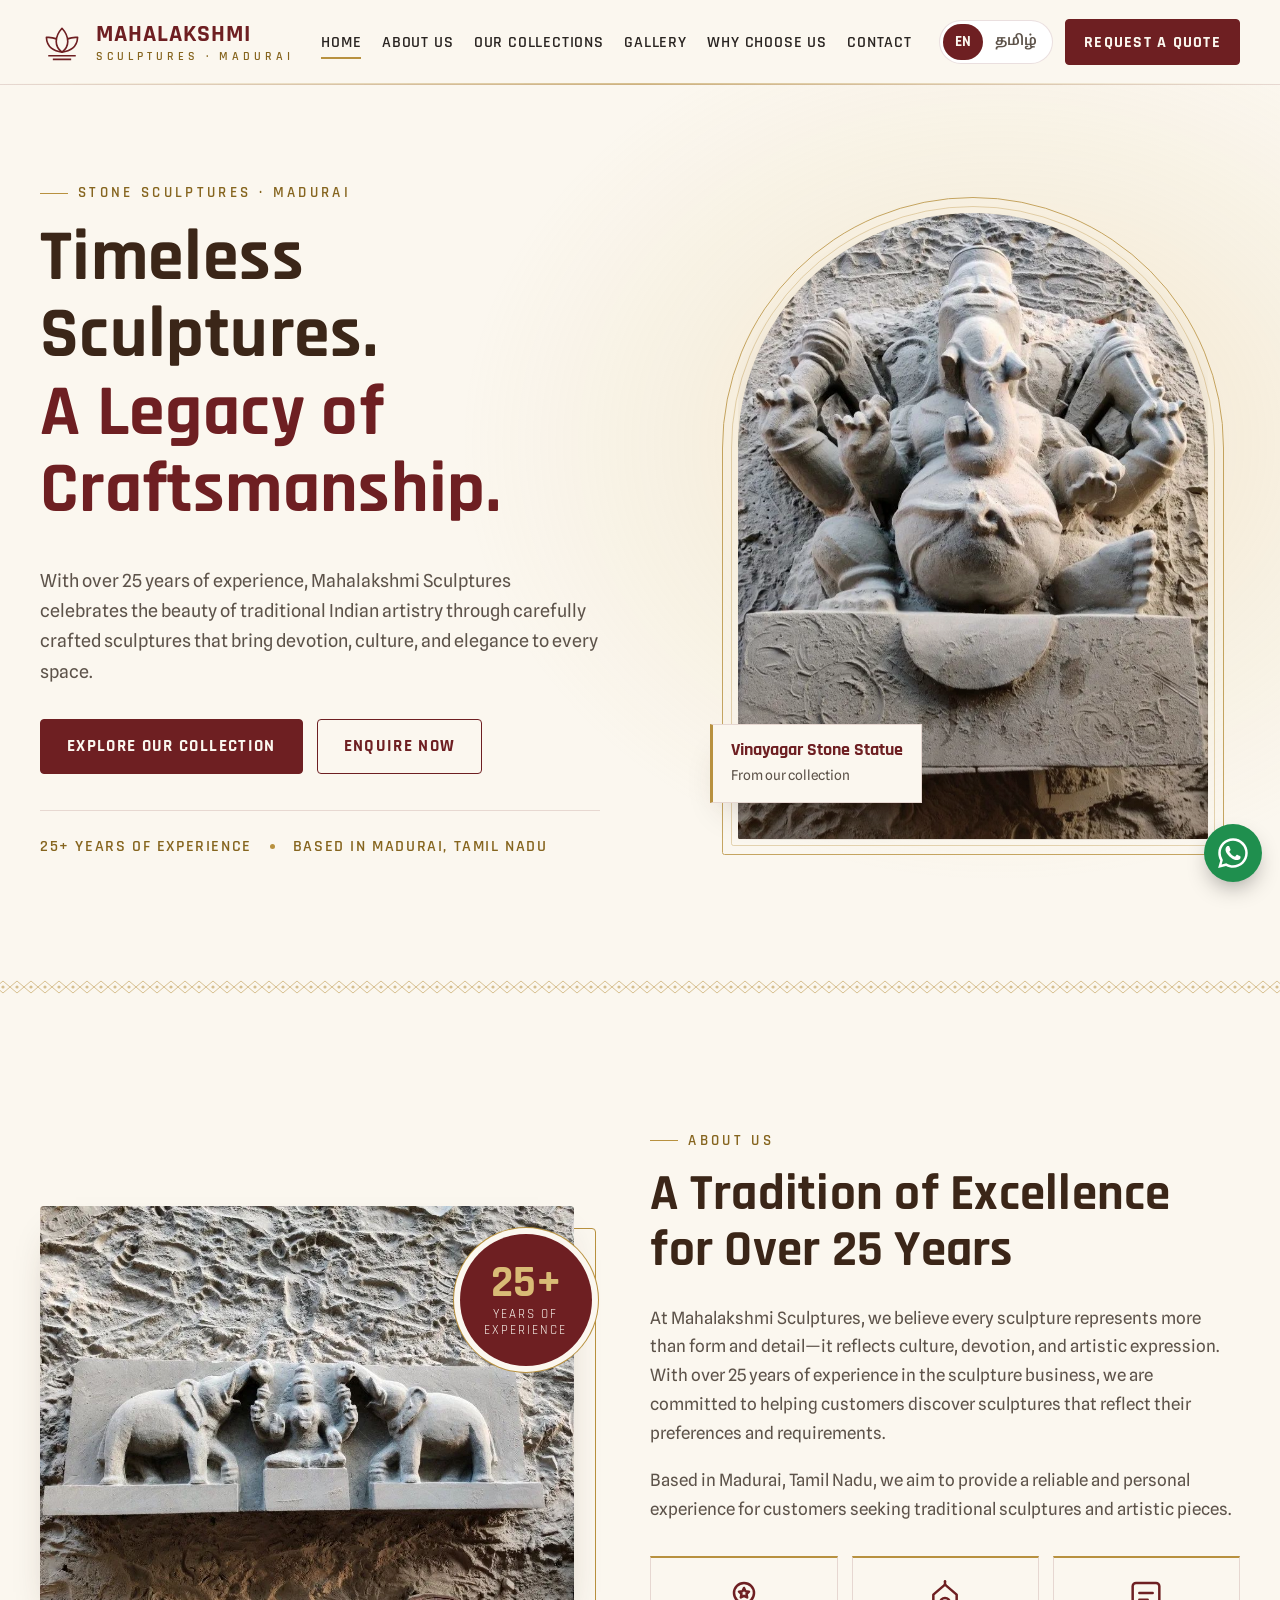
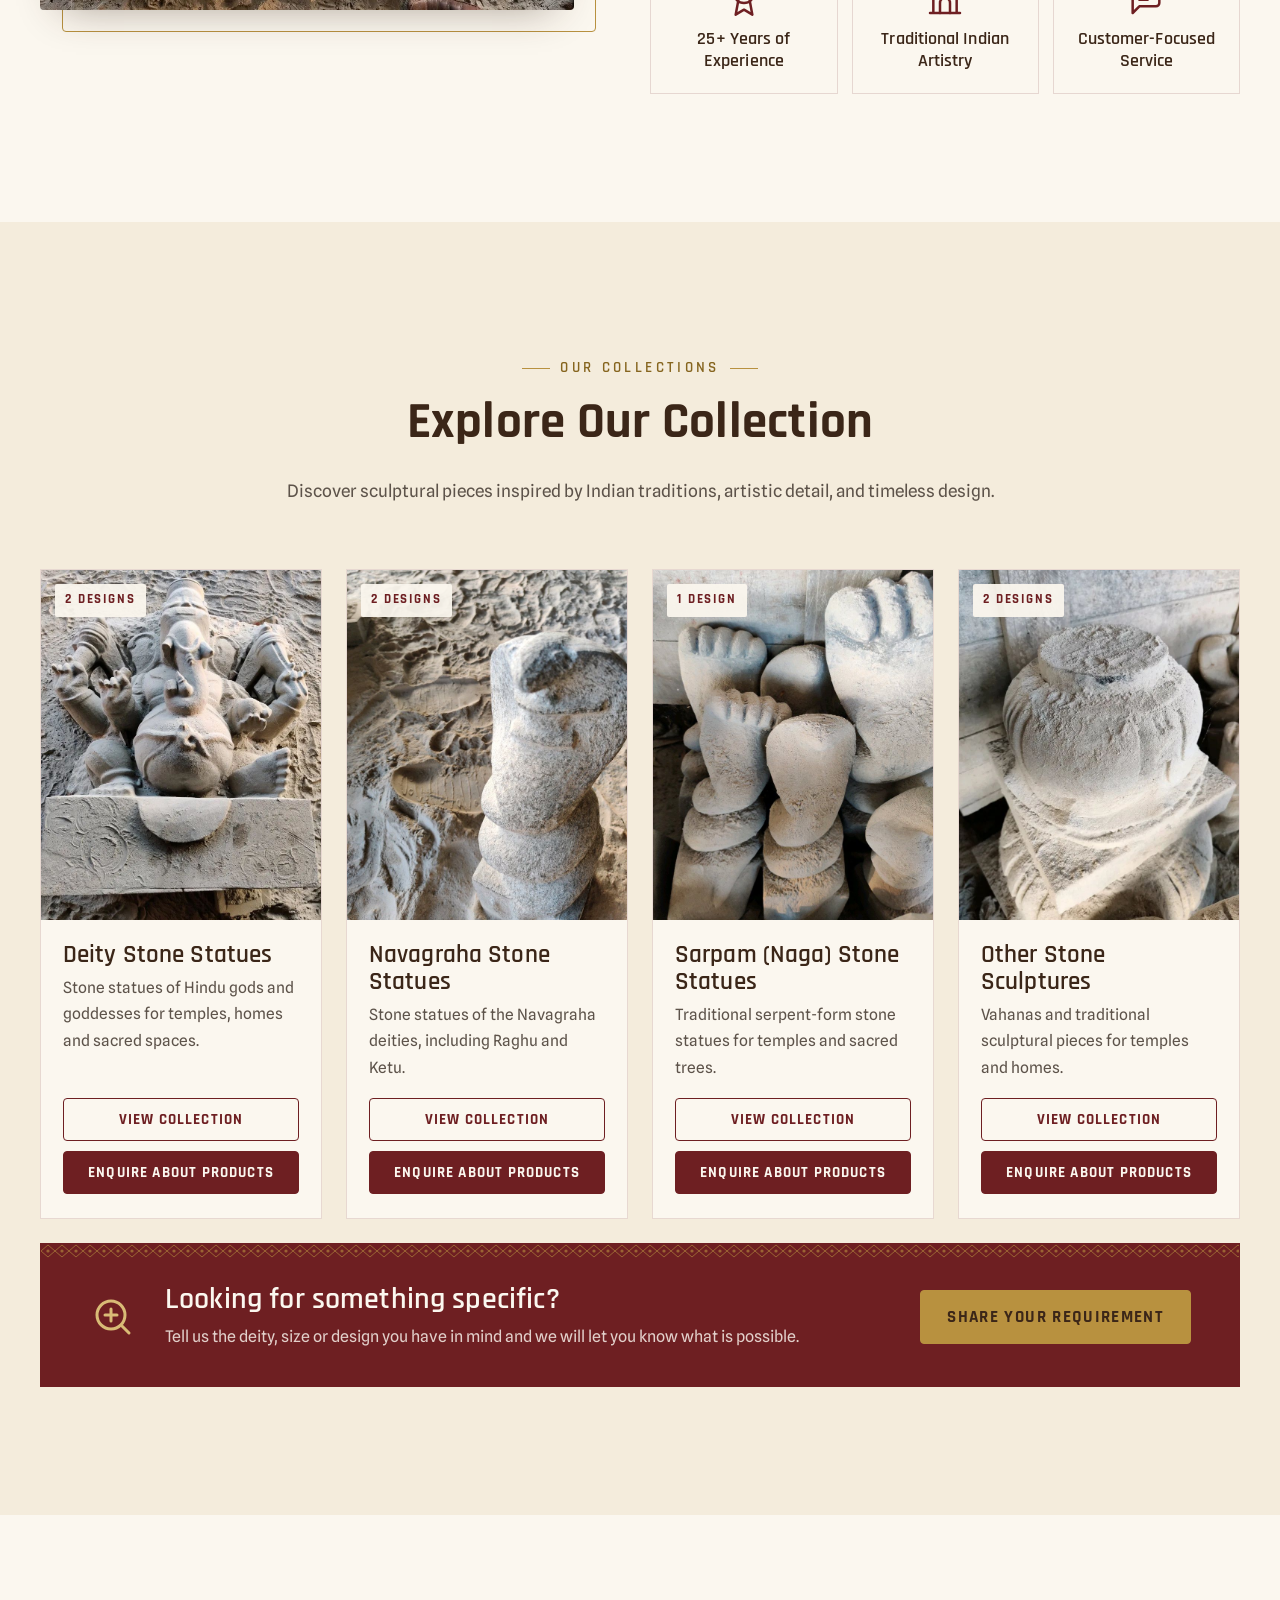
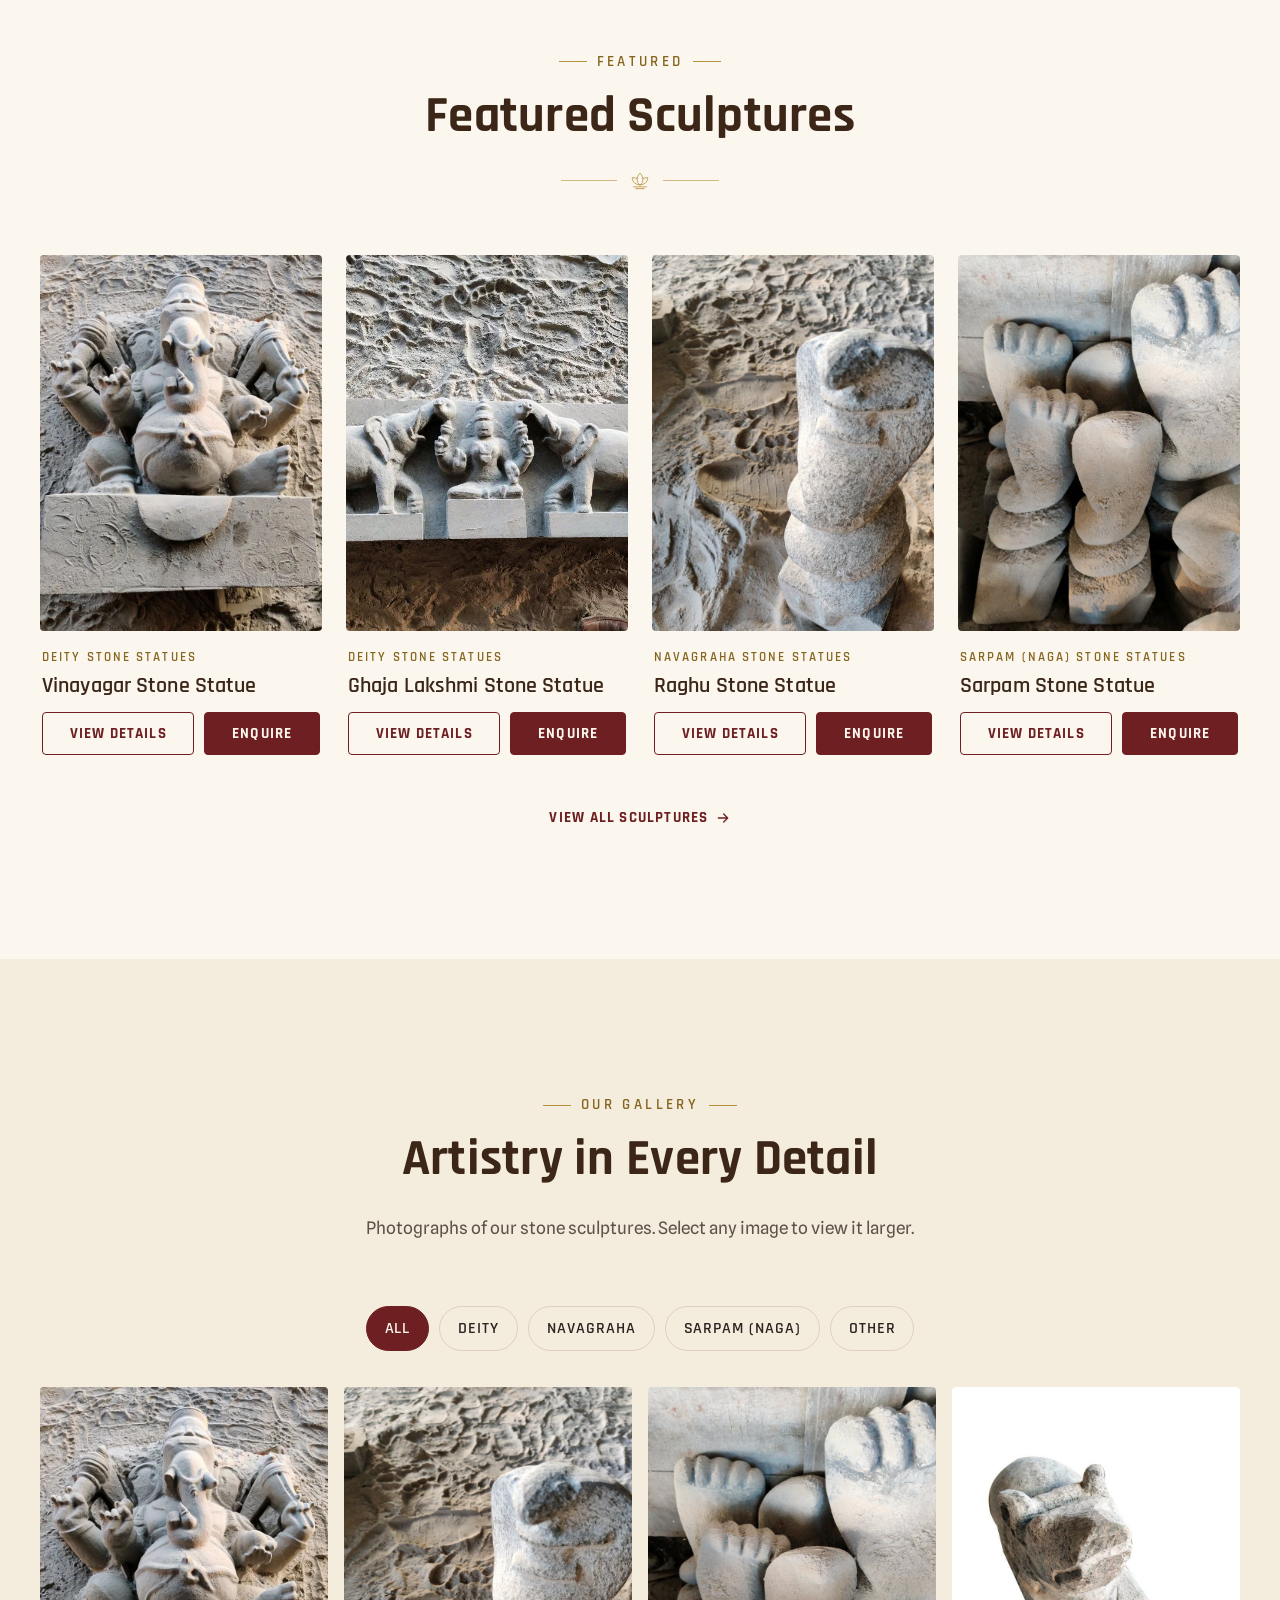
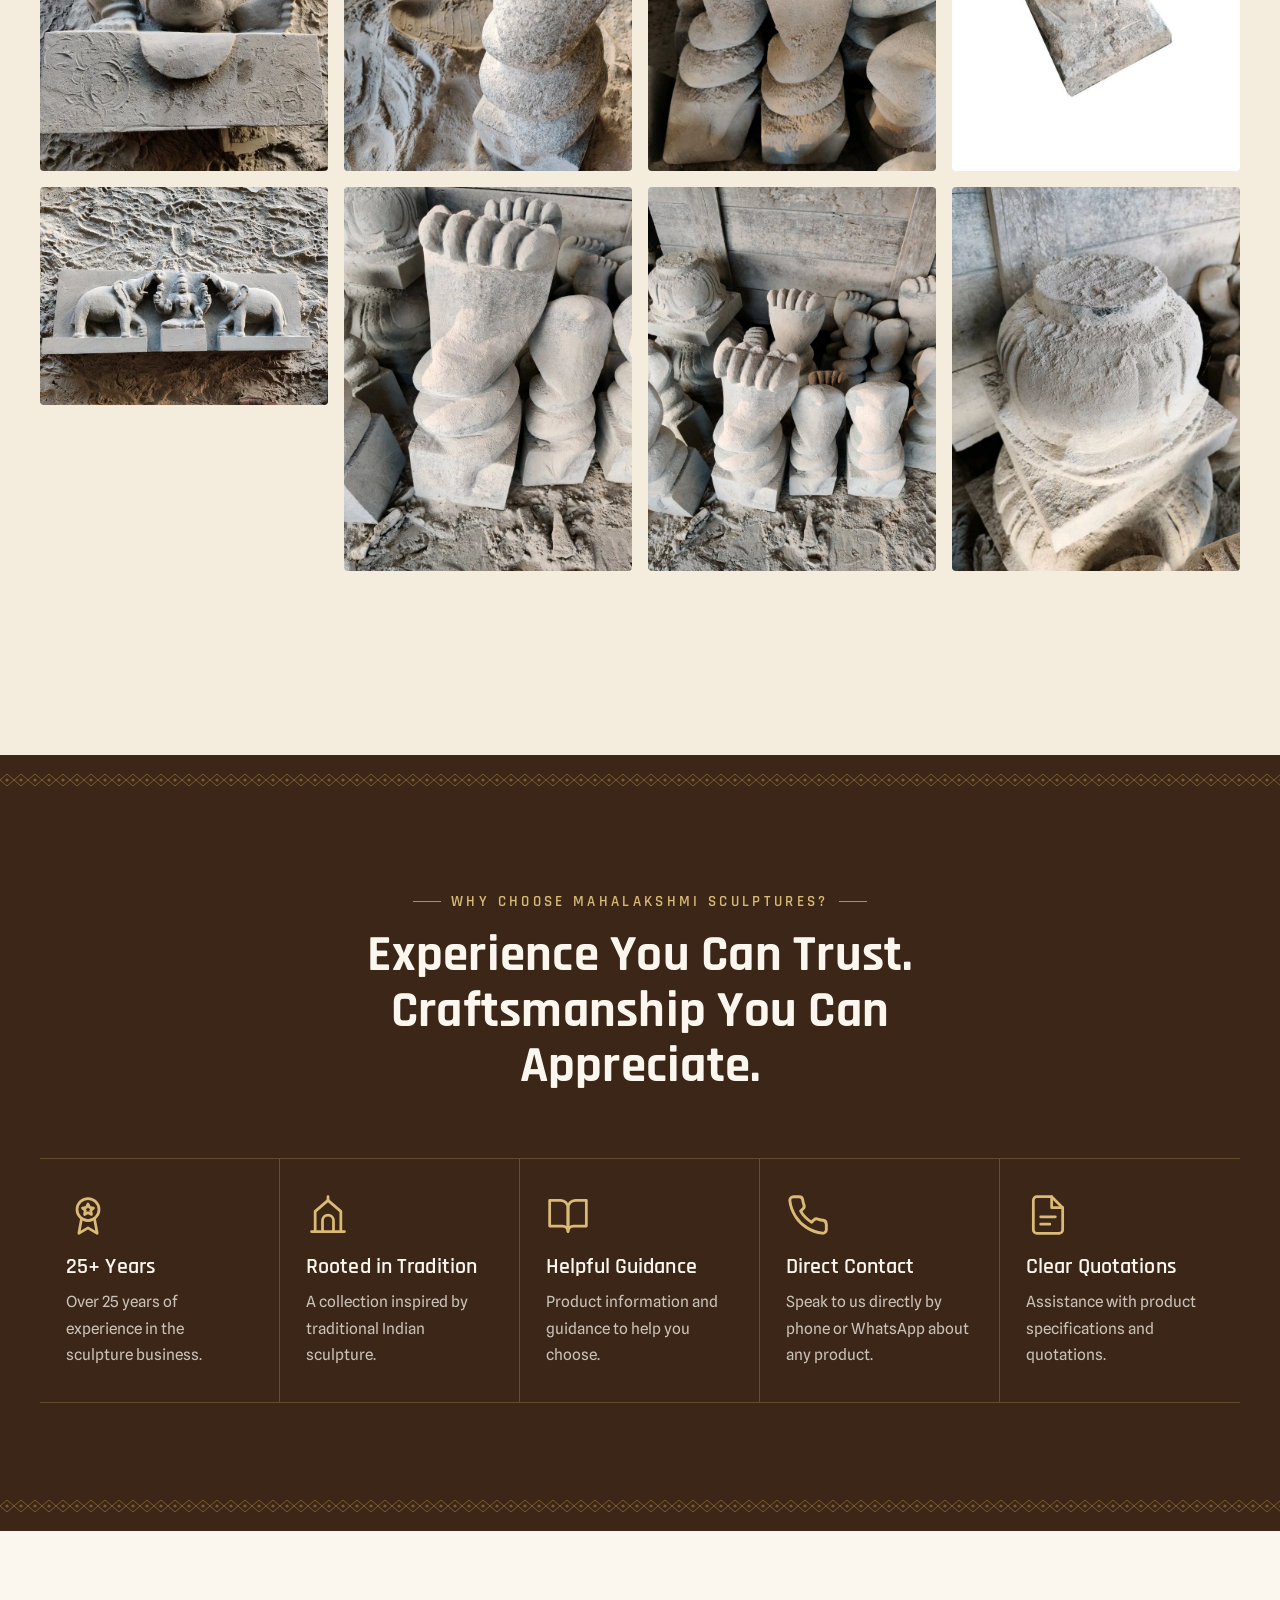
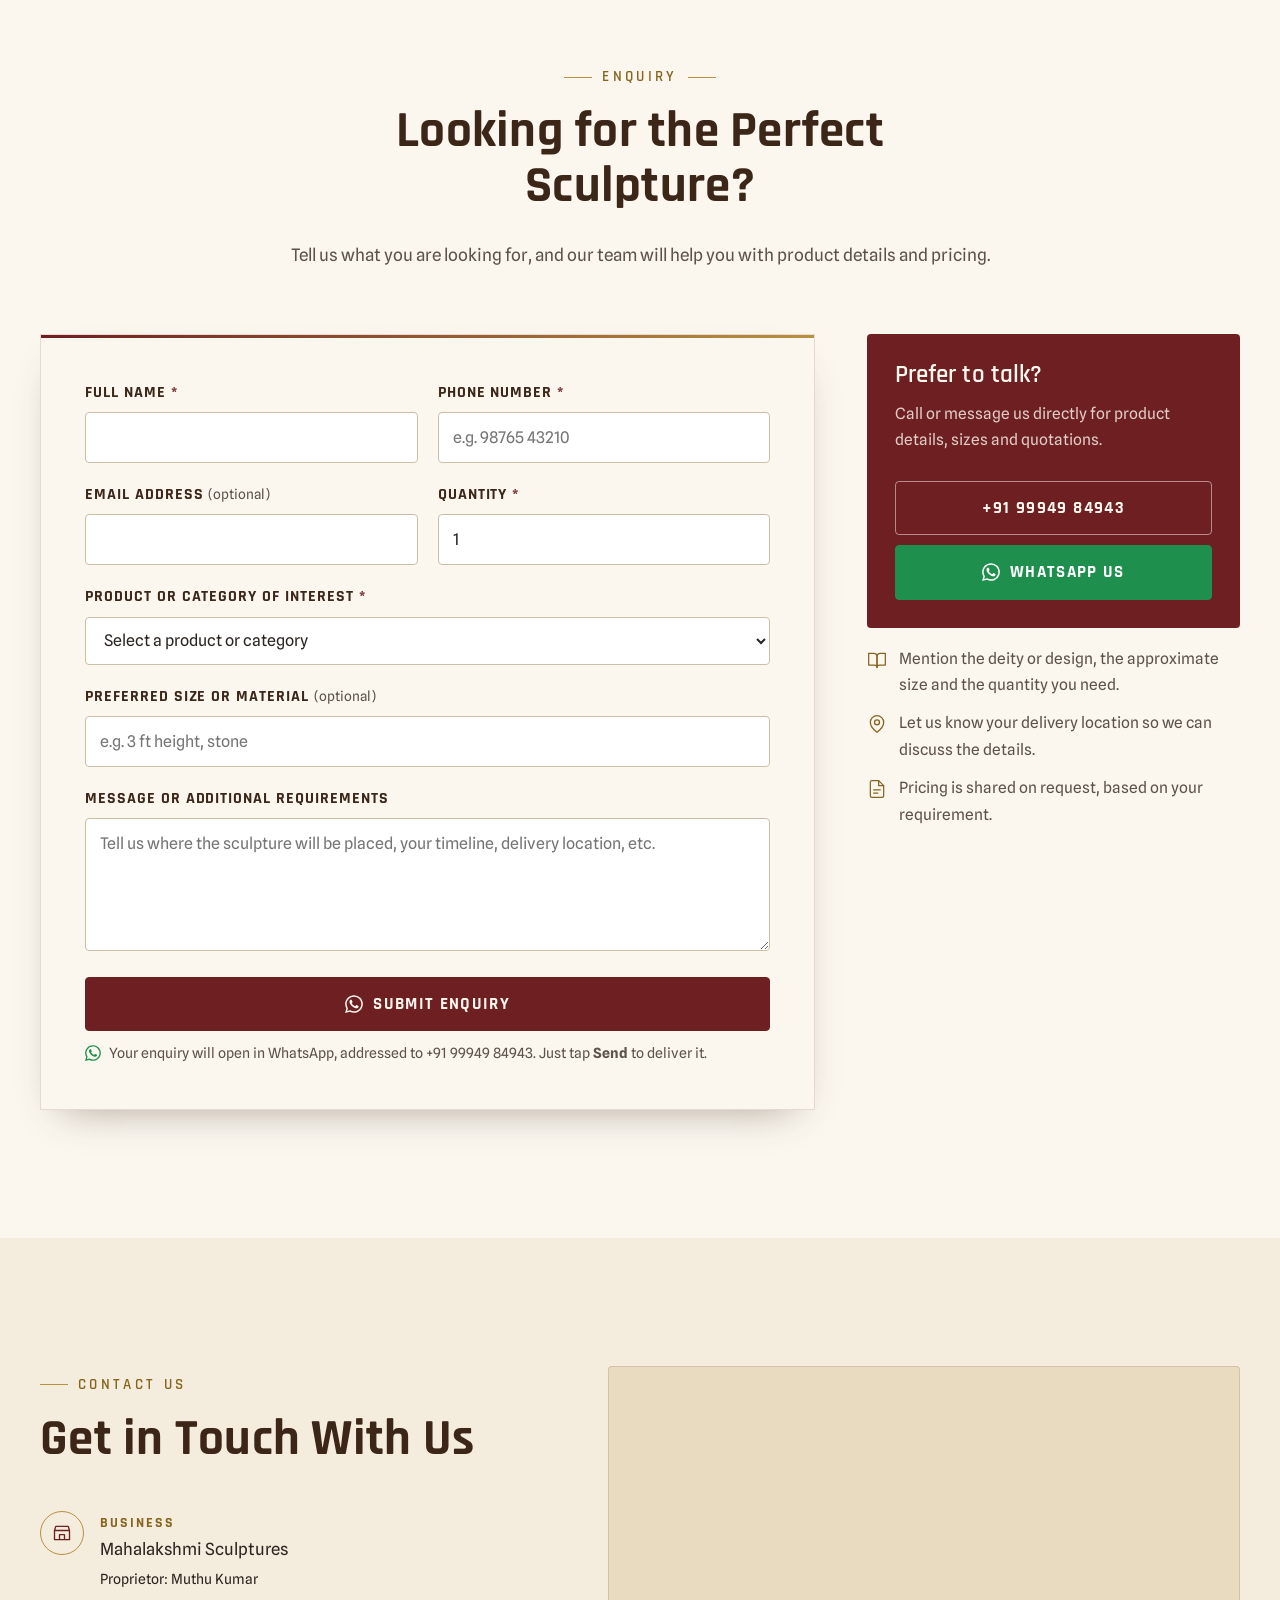
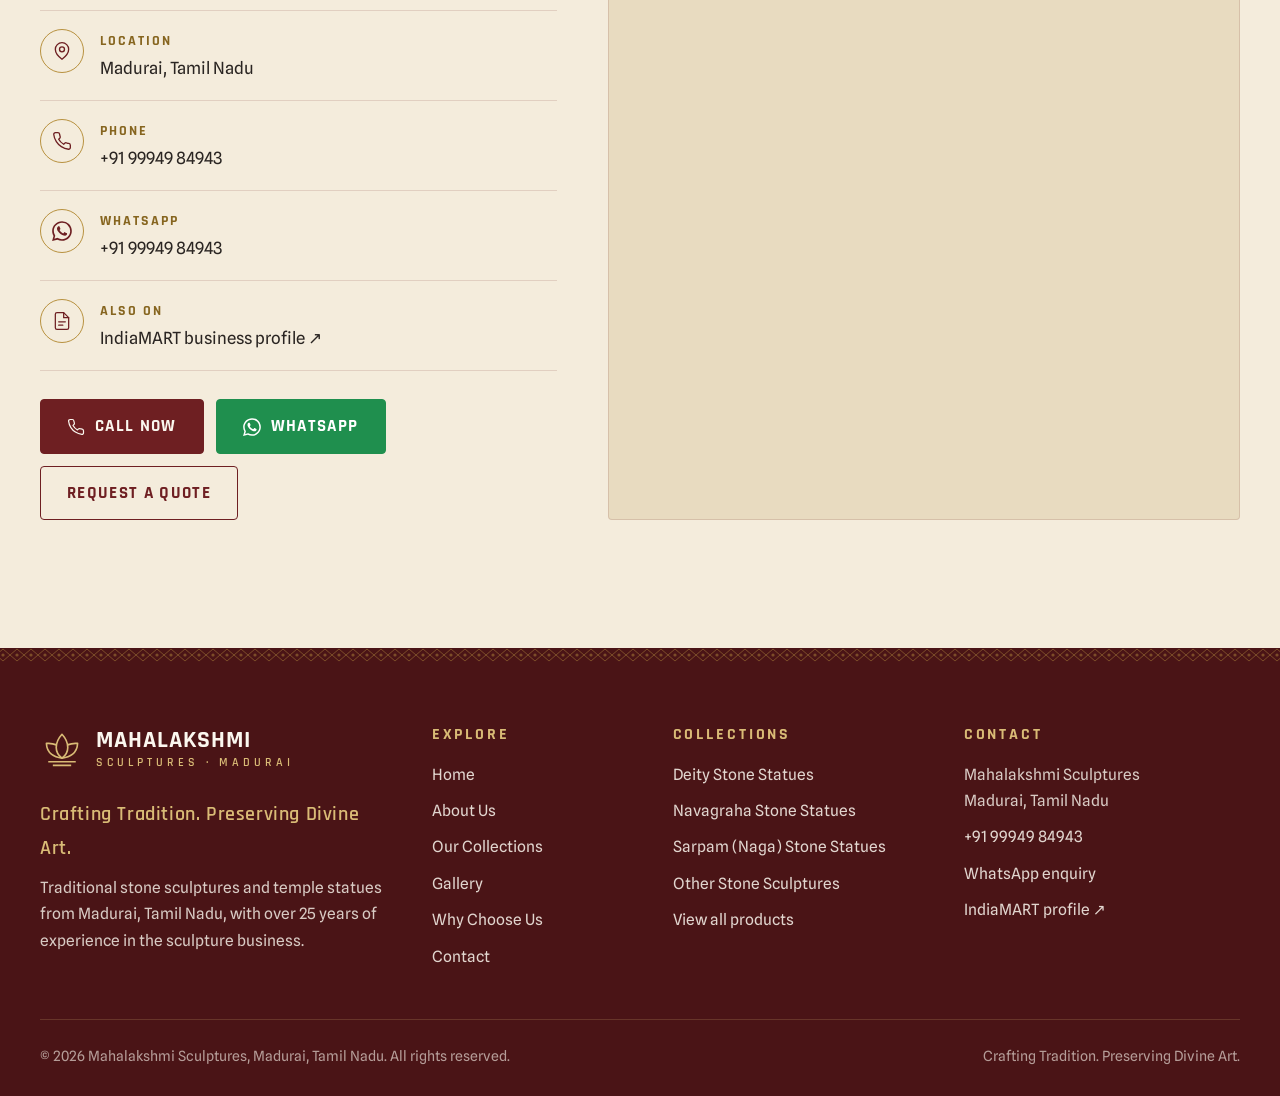
<file: index.html>
<!doctype html>
<html lang="en" class="no-js">
<head>
  <meta charset="utf-8">
  <meta name="viewport" content="width=device-width, initial-scale=1">
  <title>Mahalakshmi Sculptures, Madurai | Stone Statues &amp; Temple Sculptures</title>
  <meta name="description" content="Mahalakshmi Sculptures, Madurai — 25+ years in traditional stone sculptures. Vinayagar, Ghaja Lakshmi, Navagraha and Sarpam stone statues. Enquire on WhatsApp for sizes and pricing.">
  <meta name="keywords" content="sculptures in Madurai, religious sculptures in Madurai, stone statues Madurai, temple statues Tamil Nadu, Vinayagar stone statue, Sarpam stone statue, Navagraha statues">
  <meta name="theme-color" content="#6e1f22">
  <!-- TODO: once the domain is live, add <link rel="canonical" href="https://YOUR-DOMAIN/"> and make og:image / og:url absolute -->
  <meta property="og:type" content="website">
  <meta property="og:site_name" content="Mahalakshmi Sculptures">
  <meta property="og:title" content="Mahalakshmi Sculptures, Madurai — Crafting Tradition. Preserving Divine Art.">
  <meta property="og:description" content="25+ years in traditional stone sculptures and temple statues. Based in Madurai, Tamil Nadu.">
  <meta property="og:image" content="assets/images/og-image.jpg">
  <meta property="og:locale" content="en_IN">
  <meta name="twitter:card" content="summary_large_image">
  <link rel="icon" href="assets/images/favicon.svg" type="image/svg+xml">
  <link rel="preconnect" href="https://fonts.googleapis.com">
  <link rel="preconnect" href="https://fonts.gstatic.com" crossorigin>
  <link href="https://fonts.googleapis.com/css2?family=Rajdhani:wght@500;600;700&family=Spline+Sans:wght@300..700&family=Noto+Sans+Tamil:wght@400;500;600;700&display=swap" rel="stylesheet">
  <link rel="preload" as="image" href="assets/images/products/vinayagar.jpg">
  <link rel="stylesheet" href="css/styles.css">
  <script type="application/ld+json">
  {
    "@context": "https://schema.org",
    "@type": "LocalBusiness",
    "name": "Mahalakshmi Sculptures",
    "description": "Traditional stone sculptures and temple statues in Madurai, Tamil Nadu, with over 25 years of experience.",
    "slogan": "Crafting Tradition. Preserving Divine Art.",
    "image": "assets/images/og-image.jpg",
    "telephone": "+919994984943",
    "address": { "@type": "PostalAddress", "addressLocality": "Madurai", "addressRegion": "Tamil Nadu", "addressCountry": "IN" },
    "areaServed": "India",
    "sameAs": ["https://www.indiamart.com/mahalakshmi-sculptures-madurai/"]
  }
  </script>
</head>
<body data-page="home">
  <a class="skip-link" href="#main" data-i18n="skip">Skip to content</a>
  <header id="site-header"></header>

  <main id="main">
    <!-- ============ HERO ============ -->
    <section class="hero" id="home" aria-labelledby="hero-title">
      <div class="container hero-grid">
        <div class="hero-copy">
          <span class="eyebrow" data-i18n="hero.eyebrow">Stone Sculptures · Madurai</span>
          <h1 id="hero-title" data-i18n-html="hero.title">Timeless Sculptures. <em>A Legacy of Craftsmanship.</em></h1>
          <p class="hero-lead" data-i18n="hero.lead">With over 25 years of experience, Mahalakshmi Sculptures celebrates the beauty of traditional Indian artistry through carefully crafted sculptures that bring devotion, culture, and elegance to every space.</p>
          <div class="hero-actions">
            <a class="btn" href="#collections" data-i18n="hero.explore">Explore Our Collection</a>
            <a class="btn btn-outline" href="#enquiry" data-i18n="hero.enquire">Enquire Now</a>
          </div>
          <p class="trust-line"><span data-i18n="hero.trust1">25+ Years of Experience</span><span class="dot" aria-hidden="true"></span><span data-i18n="hero.trust2">Based in Madurai, Tamil Nadu</span></p>
        </div>
        <div class="hero-visual">
          <span class="arch-outline" aria-hidden="true"></span>
          <div class="arch-frame reveal-img">
            <img src="assets/images/products/vinayagar.jpg" alt="Vinayagar stone statue by Mahalakshmi Sculptures" data-i18n-alt="hero.alt" width="750" height="1000" fetchpriority="high">
          </div>
          <div class="hero-caption">
            <strong data-i18n="hero.capTitle">Vinayagar Stone Statue</strong>
            <span data-i18n="hero.capSub">From our collection</span>
          </div>
        </div>
      </div>
    </section>

    <div class="motif-band" aria-hidden="true"></div>

    <!-- ============ ABOUT ============ -->
    <section id="about" aria-labelledby="about-title">
      <div class="container about-grid">
        <div class="about-media fade-up">
          <div class="frame">
            <img src="assets/images/products/ghaja-lakshmi.jpg" alt="Ghaja Lakshmi stone panel with Goddess Lakshmi flanked by elephants" data-i18n-alt="about.alt" width="990" height="750" loading="lazy" style="object-position: 50% 50%">
          </div>
          <div class="about-badge" aria-hidden="true"><strong data-bind="years">25+</strong><span data-i18n-html="about.badge">Years of<br>Experience</span></div>
        </div>
        <div class="about-copy fade-up">
          <span class="eyebrow" data-i18n="about.eyebrow">About Us</span>
          <h2 id="about-title" data-i18n="about.title">A Tradition of Excellence for Over 25 Years</h2>
          <p data-i18n="about.p1">At Mahalakshmi Sculptures, we believe every sculpture represents more than form and detail—it reflects culture, devotion, and artistic expression. With over 25 years of experience in the sculpture business, we are committed to helping customers discover sculptures that reflect their preferences and requirements.</p>
          <p data-i18n="about.p2">Based in Madurai, Tamil Nadu, we aim to provide a reliable and personal experience for customers seeking traditional sculptures and artistic pieces.</p>
          <div class="highlights">
            <div class="highlight"><span class="icon" data-icon="years"></span><h3 data-i18n="about.h1">25+ Years of Experience</h3></div>
            <div class="highlight"><span class="icon" data-icon="artistry"></span><h3 data-i18n="about.h2">Traditional Indian Artistry</h3></div>
            <div class="highlight"><span class="icon" data-icon="service"></span><h3 data-i18n="about.h3">Customer-Focused Service</h3></div>
          </div>
        </div>
      </div>
    </section>

    <!-- ============ COLLECTIONS ============ -->
    <section id="collections" class="section-alt" aria-labelledby="collections-title">
      <div class="container">
        <div class="section-head fade-up">
          <span class="eyebrow" data-i18n="col.eyebrow">Our Collections</span>
          <h2 id="collections-title" data-i18n="col.title">Explore Our Collection</h2>
          <p data-i18n="col.sub">Discover sculptural pieces inspired by Indian traditions, artistic detail, and timeless design.</p>
        </div>
        <div class="collection-grid" id="collection-grid"></div>
      </div>
    </section>

    <!-- ============ FEATURED ============ -->
    <section id="featured" aria-labelledby="featured-title">
      <div class="container">
        <div class="section-head fade-up">
          <span class="eyebrow" data-i18n="feat.eyebrow">Featured</span>
          <h2 id="featured-title" data-i18n="feat.title">Featured Sculptures</h2>
          <div class="ornament" aria-hidden="true"><span data-icon="lotus" style="width:22px;height:22px;display:inline-block"></span></div>
        </div>
        <div class="featured-grid" id="featured-grid"></div>
        <div class="section-foot"><a class="link-arrow" href="collection.html"><span data-i18n="feat.viewAll">View all sculptures</span> <span data-icon="arrow"></span></a></div>
      </div>
    </section>

    <!-- ============ GALLERY ============ -->
    <section id="gallery" class="section-alt" aria-labelledby="gallery-title">
      <div class="container">
        <div class="section-head fade-up">
          <span class="eyebrow" data-i18n="gal.eyebrow">Our Gallery</span>
          <h2 id="gallery-title" data-i18n="gal.title">Artistry in Every Detail</h2>
          <p data-i18n="gal.sub">Photographs of our stone sculptures. Select any image to view it larger.</p>
        </div>
        <div class="filter-bar" id="gallery-filters" role="group" aria-label="Filter gallery by category"></div>
        <div class="gallery-grid" id="gallery-grid"></div>
        <div class="video-grid" id="video-grid" hidden></div>
      </div>
    </section>

    <!-- ============ WHY CHOOSE US ============ -->
    <section id="why" class="why" aria-labelledby="why-title">
      <div class="container">
        <div class="section-head fade-up">
          <span class="eyebrow" data-i18n="why.eyebrow">Why Choose Mahalakshmi Sculptures?</span>
          <h2 id="why-title" data-i18n="why.title">Experience You Can Trust. Craftsmanship You Can Appreciate.</h2>
        </div>
        <div class="why-grid">
          <div class="why-item fade-up"><span class="icon" data-icon="years"></span><h3 data-i18n="why.1t">25+ Years</h3><p data-i18n="why.1p">Over 25 years of experience in the sculpture business.</p></div>
          <div class="why-item fade-up"><span class="icon" data-icon="artistry"></span><h3 data-i18n="why.2t">Rooted in Tradition</h3><p data-i18n="why.2p">A collection inspired by traditional Indian sculpture.</p></div>
          <div class="why-item fade-up"><span class="icon" data-icon="guide"></span><h3 data-i18n="why.3t">Helpful Guidance</h3><p data-i18n="why.3p">Product information and guidance to help you choose.</p></div>
          <div class="why-item fade-up"><span class="icon" data-icon="phone"></span><h3 data-i18n="why.4t">Direct Contact</h3><p data-i18n="why.4p">Speak to us directly by phone or WhatsApp about any product.</p></div>
          <div class="why-item fade-up"><span class="icon" data-icon="quote"></span><h3 data-i18n="why.5t">Clear Quotations</h3><p data-i18n="why.5p">Assistance with product specifications and quotations.</p></div>
        </div>
      </div>
    </section>

    <!-- ============ ENQUIRY ============ -->
    <section id="enquiry" aria-labelledby="enquiry-title">
      <div class="container">
        <div class="section-head fade-up">
          <span class="eyebrow" data-i18n="enq.eyebrow">Enquiry</span>
          <h2 id="enquiry-title" data-i18n="enq.title">Looking for the Perfect Sculpture?</h2>
          <p data-i18n="enq.sub">Tell us what you are looking for, and our team will help you with product details and pricing.</p>
        </div>
        <div class="enquiry-grid">
          <div class="form-card fade-up" id="enquiry-form-holder">
            <noscript><p>Please enable JavaScript to use the enquiry form, or call / WhatsApp us on +91 99949 84943.</p></noscript>
          </div>
          <aside class="enquiry-aside fade-up" aria-label="Contact us directly" data-i18n-aria="aside.label">
            <div class="aside-card">
              <h3 data-i18n="aside.title">Prefer to talk?</h3>
              <p data-i18n="aside.text">Call or message us directly for product details, sizes and quotations.</p>
              <a class="btn btn-ghost-light" data-bind="phone" href="tel:+919994984943">+91 99949 84943</a>
              <a class="btn btn-wa" data-wa href="https://wa.me/919994984943" target="_blank" rel="noopener"><span data-icon="whatsapp"></span> <span data-i18n="cta.waUs">WhatsApp Us</span></a>
            </div>
            <ul class="aside-list">
              <li><span data-icon="guide"></span><span data-i18n="aside.l1">Mention the deity or design, the approximate size and the quantity you need.</span></li>
              <li><span data-icon="pin"></span><span data-i18n="aside.l2">Let us know your delivery location so we can discuss the details.</span></li>
              <li><span data-icon="quote"></span><span data-i18n="aside.l3">Pricing is shared on request, based on your requirement.</span></li>
            </ul>
          </aside>
        </div>
      </div>
    </section>

    <!-- ============ CONTACT ============ -->
    <section id="contact" class="section-alt" aria-labelledby="contact-title">
      <div class="container contact-grid">
        <div class="fade-up">
          <span class="eyebrow" data-i18n="contact.eyebrow">Contact Us</span>
          <h2 id="contact-title" data-i18n="contact.title">Get in Touch With Us</h2>
          <ul class="contact-list" id="contact-list"></ul>
          <div class="contact-actions">
            <a class="btn" href="tel:+919994984943"><span data-icon="phone"></span> <span data-i18n="cta.call">Call Now</span></a>
            <a class="btn btn-wa" data-wa href="https://wa.me/919994984943" target="_blank" rel="noopener"><span data-icon="whatsapp"></span> <span data-i18n="cta.wa">WhatsApp</span></a>
            <button type="button" class="btn btn-outline" data-quote data-i18n="cta.quote">Request a Quote</button>
          </div>
        </div>
        <div class="map-wrap fade-up">
          <iframe id="map-frame" title="Map showing Madurai, Tamil Nadu" loading="lazy" referrerpolicy="no-referrer-when-downgrade"></iframe>
        </div>
      </div>
    </section>
  </main>

  <footer id="site-footer"></footer>

  <script src="js/data.js"></script>
  <script src="js/i18n.js"></script>
  <script src="js/app.js"></script>
</body>
</html>
</file>
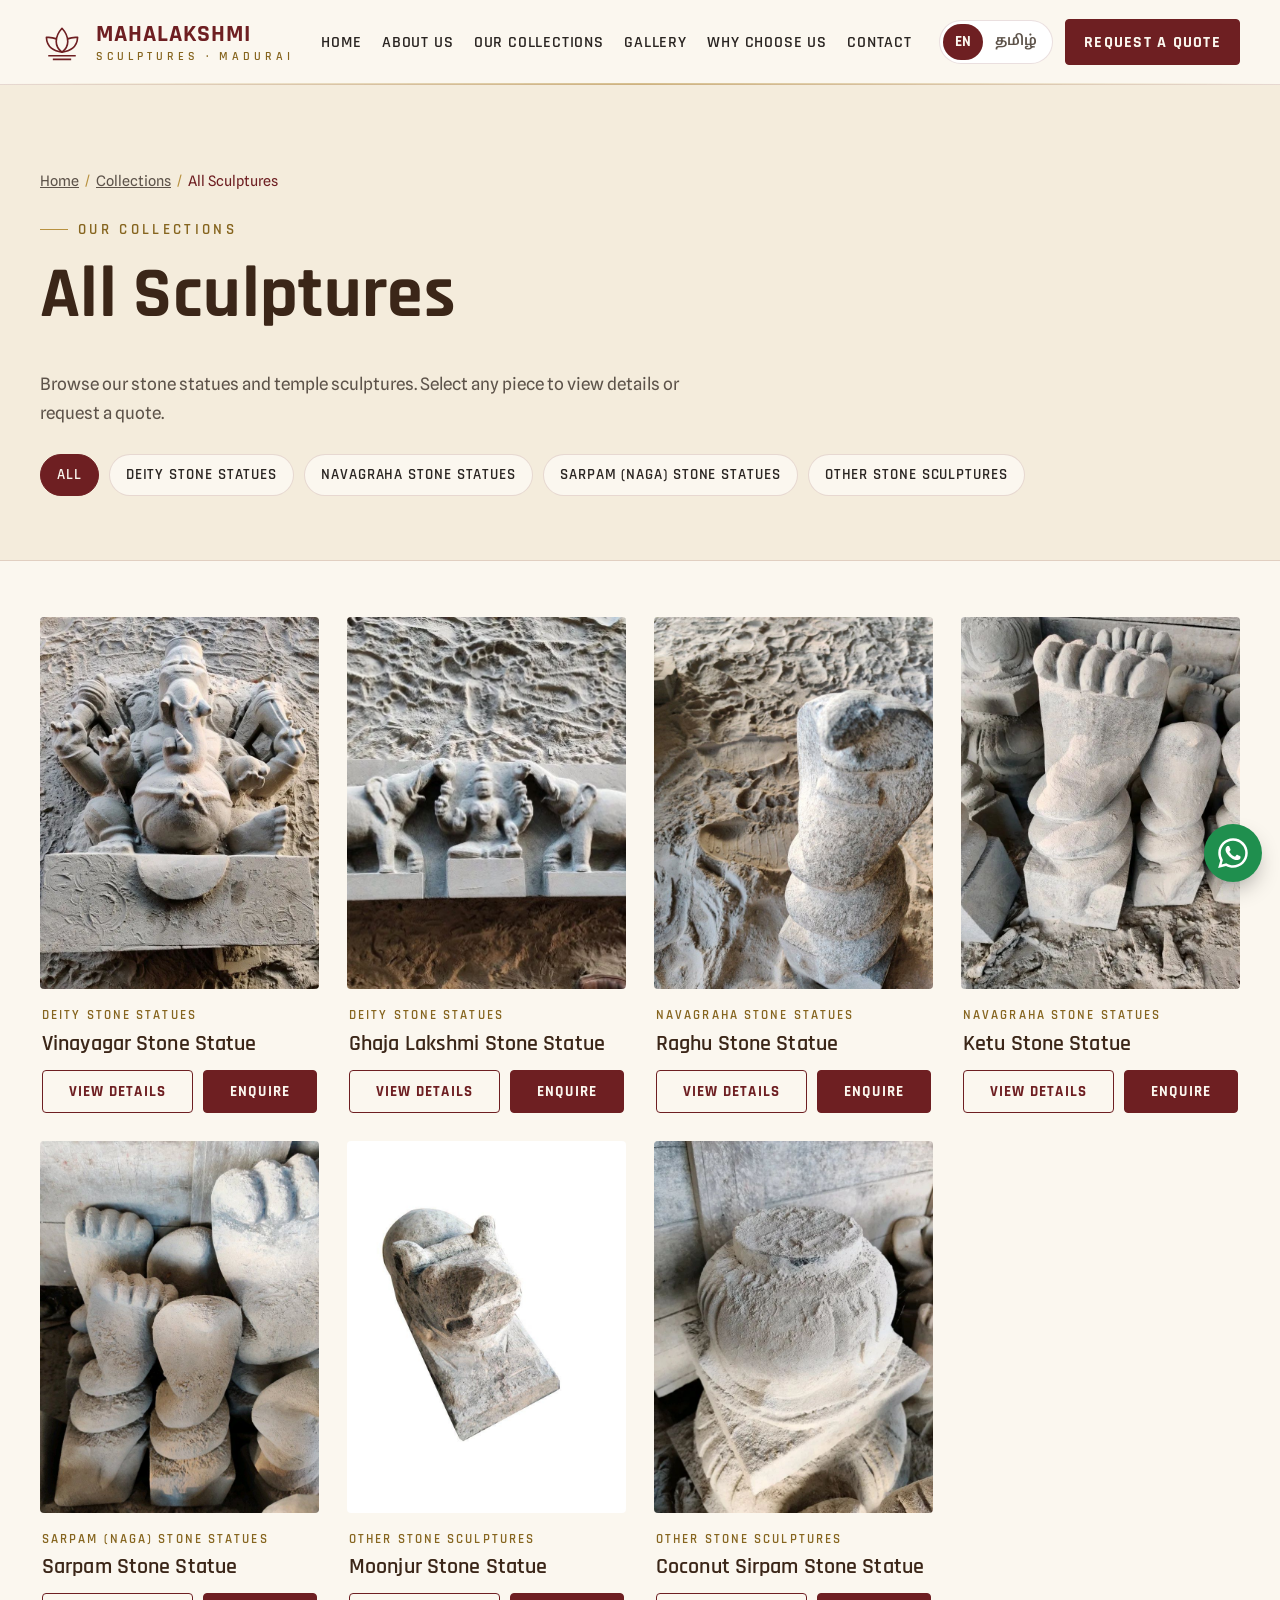
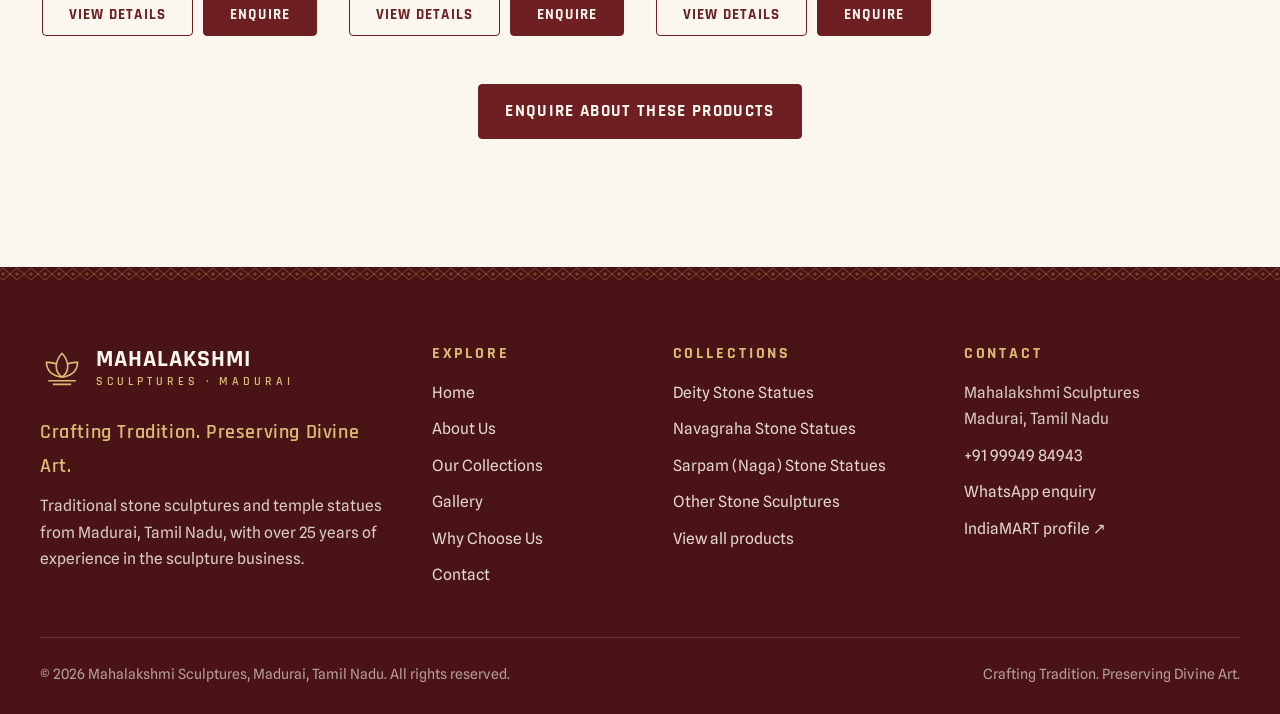
<file: collection.html>
<!doctype html>
<html lang="en" class="no-js">
<head>
  <meta charset="utf-8">
  <meta name="viewport" content="width=device-width, initial-scale=1">
  <title>Stone Statues &amp; Sculptures | Mahalakshmi Sculptures, Madurai</title>
  <meta name="description" content="Browse stone statues and temple sculptures from Mahalakshmi Sculptures, Madurai, Tamil Nadu. Enquire for sizes and pricing.">
  <meta name="theme-color" content="#6e1f22">
  <meta property="og:type" content="website">
  <meta property="og:site_name" content="Mahalakshmi Sculptures">
  <meta property="og:title" content="Stone Statues &amp; Sculptures | Mahalakshmi Sculptures, Madurai">
  <meta property="og:description" content="Browse stone statues and temple sculptures from Mahalakshmi Sculptures, Madurai, Tamil Nadu. Enquire for sizes and pricing.">
  <meta property="og:image" content="assets/images/og-image.jpg">
  <meta name="twitter:card" content="summary_large_image">
  <link rel="icon" href="assets/images/favicon.svg" type="image/svg+xml">
  <link rel="preconnect" href="https://fonts.googleapis.com">
  <link rel="preconnect" href="https://fonts.gstatic.com" crossorigin>
  <link href="https://fonts.googleapis.com/css2?family=Rajdhani:wght@500;600;700&family=Spline+Sans:wght@300..700&family=Noto+Sans+Tamil:wght@400;500;600;700&display=swap" rel="stylesheet">
  <link rel="stylesheet" href="css/styles.css">
</head>
<body data-page="collection">
  <a class="skip-link" href="#main" data-i18n="skip">Skip to content</a>
  <header id="site-header"></header>
  <main id="main">
    <div class="page-hero">
      <div class="container">
        <nav class="breadcrumb" aria-label="Breadcrumb" data-i18n-aria="crumb.label"><ol>
          <li><a href="index.html" data-i18n="crumb.home">Home</a></li>
          <li><a href="collection.html" data-i18n="crumb.collections">Collections</a></li>
          <li><span aria-current="page" id="crumb-current">All Sculptures</span></li>
        </ol></nav>
        <span class="eyebrow" data-i18n="col.eyebrow">Our Collections</span>
        <h1 id="collection-title">All Sculptures</h1>
        <p id="collection-desc"></p>
        <div class="chip-row" id="collection-chips" aria-label="Collections"></div>
      </div>
    </div>
    <section style="padding-top:56px">
      <div class="container">
        <div class="product-grid" id="product-grid"></div>
        <div class="section-foot">
          <button type="button" class="btn" id="collection-enquire" data-quote data-i18n="coll.enquire">Enquire About These Products</button>
        </div>
      </div>
    </section>
  </main>
  <footer id="site-footer"></footer>
  <script src="js/data.js"></script>
  <script src="js/i18n.js"></script>
  <script src="js/app.js"></script>
</body>
</html>
</file>
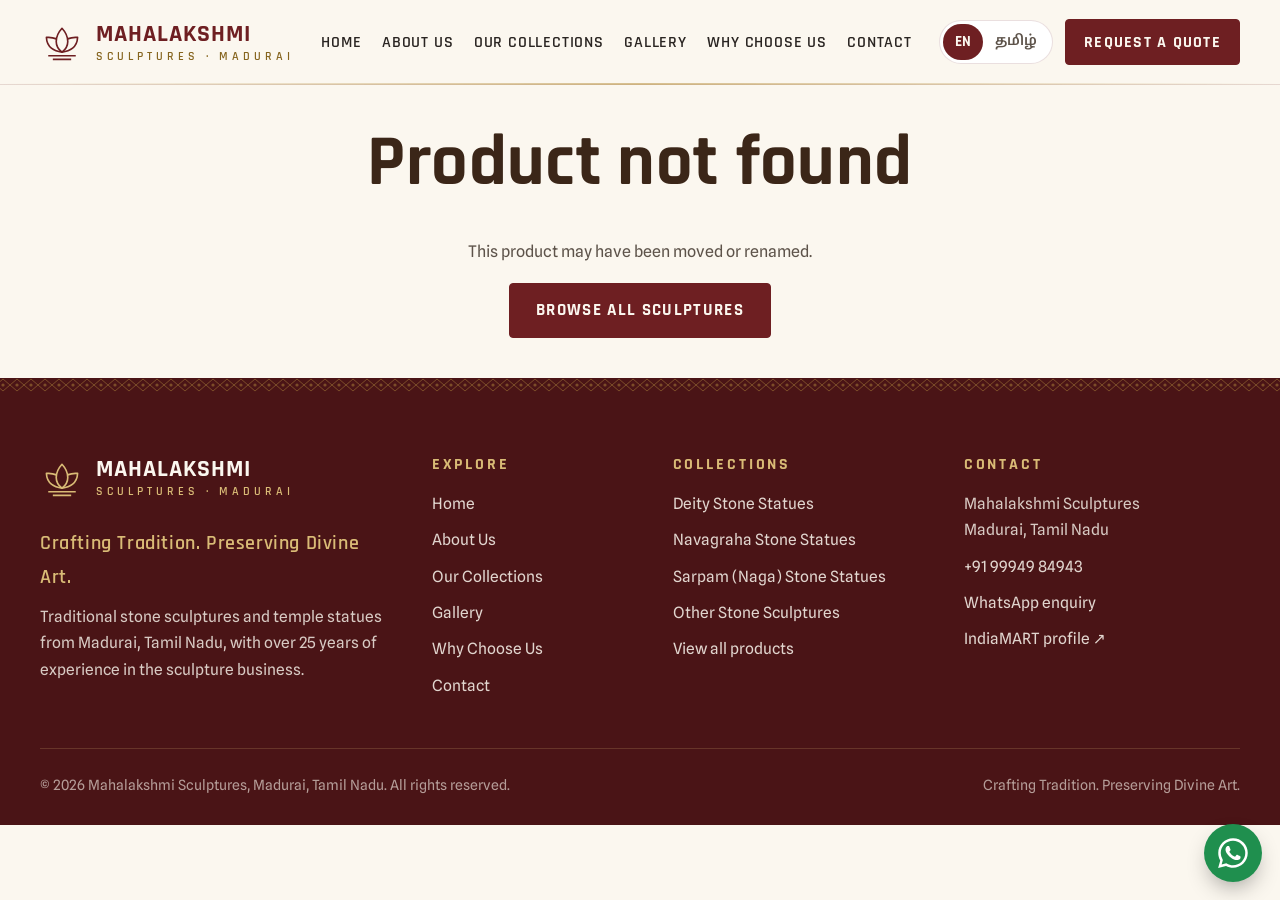
<file: product.html>
<!doctype html>
<html lang="en" class="no-js">
<head>
  <meta charset="utf-8">
  <meta name="viewport" content="width=device-width, initial-scale=1">
  <title>Sculpture Details | Mahalakshmi Sculptures, Madurai</title>
  <meta name="description" content="Stone sculpture from Mahalakshmi Sculptures, Madurai. Price on request — enquire on WhatsApp.">
  <meta name="theme-color" content="#6e1f22">
  <meta property="og:type" content="website">
  <meta property="og:site_name" content="Mahalakshmi Sculptures">
  <meta property="og:title" content="Sculpture Details | Mahalakshmi Sculptures, Madurai">
  <meta property="og:description" content="Stone sculpture from Mahalakshmi Sculptures, Madurai. Price on request — enquire on WhatsApp.">
  <meta property="og:image" content="assets/images/og-image.jpg">
  <meta name="twitter:card" content="summary_large_image">
  <link rel="icon" href="assets/images/favicon.svg" type="image/svg+xml">
  <link rel="preconnect" href="https://fonts.googleapis.com">
  <link rel="preconnect" href="https://fonts.gstatic.com" crossorigin>
  <link href="https://fonts.googleapis.com/css2?family=Rajdhani:wght@500;600;700&family=Spline+Sans:wght@300..700&family=Noto+Sans+Tamil:wght@400;500;600;700&display=swap" rel="stylesheet">
  <link rel="stylesheet" href="css/styles.css">
</head>
<body data-page="product">
  <a class="skip-link" href="#main" data-i18n="skip">Skip to content</a>
  <header id="site-header"></header>
  <main id="main">
    <div id="product-root">
      <noscript><div class="container empty-state"><p>Please enable JavaScript to view product details, or call / WhatsApp us on +91 99949 84943.</p></div></noscript>
    </div>
  </main>
  <footer id="site-footer"></footer>
  <script src="js/data.js"></script>
  <script src="js/i18n.js"></script>
  <script src="js/app.js"></script>
</body>
</html>
</file>
<file: css/styles.css>
/* =====================================================================
   Mahalakshmi Sculptures — styles
   Fonts: Rajdhani (headings) + Spline Sans (body), as used on moksafitness.com
   ===================================================================== */

:root {
  --ivory: #fbf7ef;
  --cream: #f4ecdc;
  --sand: #e8dbc0;
  --gold: #b8913f;
  --gold-light: #d9bb76;
  --gold-text: #86651f;        /* AA contrast on ivory */
  --maroon: #6e1f22;
  --maroon-deep: #4a1416;
  --brown: #3b2618;
  --charcoal: #2a2522;
  --muted: #5d534a;
  --line: rgba(110, 31, 34, 0.14);
  --white: #fff;
  --wa: #1f8f4e;

  --font-head: "Rajdhani", "Noto Sans Tamil", "Segoe UI", sans-serif;
  --font-body: "Spline Sans", "Noto Sans Tamil", "Segoe UI", system-ui, sans-serif;

  --radius: 4px;
  --shadow: 0 18px 40px -22px rgba(59, 38, 24, 0.45);
  --container: 1200px;
  --header-h: 84px;
  --ease: cubic-bezier(0.22, 0.61, 0.36, 1);

  /* Temple-border band (diamond & dot kolam motif) */
  --motif: url("data:image/svg+xml,%3Csvg xmlns='http://www.w3.org/2000/svg' width='28' height='14' viewBox='0 0 28 14'%3E%3Cpath d='M0 7 L7 1 L14 7 L7 13 Z M14 7 L21 1 L28 7 L21 13 Z' fill='none' stroke='%23b8913f' stroke-width='1'/%3E%3Ccircle cx='7' cy='7' r='1.6' fill='%23b8913f'/%3E%3Ccircle cx='21' cy='7' r='1.6' fill='%23b8913f'/%3E%3C/svg%3E");
}

*, *::before, *::after { box-sizing: border-box; }

html { scroll-behavior: smooth; scroll-padding-top: calc(var(--header-h) + 8px); -webkit-text-size-adjust: 100%; }

body {
  margin: 0;
  font-family: var(--font-body);
  font-size: 1rem;
  line-height: 1.7;
  color: var(--charcoal);
  background: var(--ivory);
  -webkit-font-smoothing: antialiased;
  overflow-x: hidden;
}

img { max-width: 100%; display: block; height: auto; }
a { color: var(--maroon); }
a:hover { color: var(--maroon-deep); }
button, input, select, textarea { font: inherit; color: inherit; }

h1, h2, h3, h4 {
  font-family: var(--font-head);
  font-weight: 700;
  line-height: 1.08;
  color: var(--brown);
  margin: 0 0 0.5em;
  letter-spacing: 0.005em;
}
h1 { font-size: clamp(2.6rem, 5.6vw, 4.6rem); }
h2 { font-size: clamp(2.1rem, 4vw, 3.2rem); }
h3 { font-size: 1.55rem; font-weight: 600; }
p { margin: 0 0 1.1em; }

:focus-visible { outline: 3px solid var(--gold); outline-offset: 3px; border-radius: 2px; }

.sr-only {
  position: absolute !important; width: 1px; height: 1px; padding: 0; margin: -1px;
  overflow: hidden; clip: rect(0 0 0 0); white-space: nowrap; border: 0;
}
.skip-link {
  position: absolute; left: 12px; top: -60px; z-index: 200;
  background: var(--maroon); color: var(--ivory); padding: 10px 16px; border-radius: var(--radius);
}
.skip-link:focus { top: 12px; color: var(--ivory); }

.container { width: min(var(--container), 100% - 32px); margin-inline: auto; }

section { padding: clamp(72px, 10vw, 128px) 0; position: relative; }
.section-alt { background: var(--cream); }

/* ---------- Section headings ---------- */
.eyebrow {
  display: inline-flex; align-items: center; gap: 10px;
  font-family: var(--font-head); font-weight: 600; font-size: 0.95rem;
  letter-spacing: 0.22em; text-transform: uppercase; color: var(--gold-text);
  margin-bottom: 14px;
}
.eyebrow::before { content: ""; width: 28px; height: 1px; background: var(--gold); }

.section-head { max-width: 720px; margin: 0 auto clamp(40px, 6vw, 64px); text-align: center; }
.section-head .eyebrow::after { content: ""; width: 28px; height: 1px; background: var(--gold); }
.section-head p { color: var(--muted); font-size: 1.075rem; }

.ornament { display: flex; align-items: center; justify-content: center; gap: 12px; color: var(--gold); margin: 18px 0 0; }
.ornament::before, .ornament::after { content: ""; height: 1px; width: 56px; background: currentColor; opacity: 0.6; }
.ornament svg { width: 22px; height: 22px; }

.motif-band { height: 14px; background: var(--motif) repeat-x center; opacity: 0.55; }

/* ---------- Buttons ---------- */
.btn {
  --bg: var(--maroon); --fg: var(--ivory); --bd: var(--maroon);
  display: inline-flex; align-items: center; justify-content: center; gap: 10px;
  min-height: 48px; padding: 12px 26px;
  font-family: var(--font-head); font-weight: 700; font-size: 1.05rem;
  letter-spacing: 0.08em; text-transform: uppercase; text-decoration: none;
  background: var(--bg); color: var(--fg); border: 1.5px solid var(--bd); border-radius: var(--radius);
  cursor: pointer; transition: background 0.25s var(--ease), color 0.25s var(--ease), border-color 0.25s var(--ease), transform 0.25s var(--ease);
}
.btn:hover { --bg: var(--maroon-deep); --bd: var(--maroon-deep); color: var(--fg); transform: translateY(-1px); }
.btn svg { width: 18px; height: 18px; flex: none; }
.btn-outline { --bg: transparent; --fg: var(--maroon); --bd: var(--maroon); }
.btn-outline:hover { --bg: var(--maroon); --fg: var(--ivory); --bd: var(--maroon); }
.btn-gold { --bg: var(--gold); --fg: var(--brown); --bd: var(--gold); }
.btn-gold:hover { --bg: var(--gold-light); --bd: var(--gold-light); --fg: var(--brown); }
.btn-wa { --bg: var(--wa); --fg: #fff; --bd: var(--wa); }
.btn-wa:hover { --bg: #187440; --bd: #187440; --fg: #fff; }
.btn-ghost-light { --bg: transparent; --fg: var(--ivory); --bd: rgba(251, 247, 239, 0.5); }
.btn-ghost-light:hover { --bg: var(--ivory); --fg: var(--maroon); --bd: var(--ivory); }
.btn-sm { min-height: 40px; padding: 8px 16px; font-size: 0.92rem; }
.btn-block { width: 100%; }

.link-arrow {
  display: inline-flex; align-items: center; gap: 6px; font-family: var(--font-head); font-weight: 700;
  letter-spacing: 0.08em; text-transform: uppercase; font-size: 0.95rem; text-decoration: none; color: var(--maroon);
}
.link-arrow svg { width: 16px; height: 16px; transition: transform 0.25s var(--ease); }
.link-arrow:hover svg { transform: translateX(3px); }

/* ---------- Header ---------- */
.site-header {
  position: sticky; top: 0; z-index: 100;
  background: rgba(251, 247, 239, 0.96);
  border-bottom: 1px solid var(--line);
  transition: box-shadow 0.3s var(--ease), background 0.3s var(--ease);
}
.site-header::after { content: ""; position: absolute; left: 0; right: 0; bottom: -1px; height: 2px; background: linear-gradient(90deg, transparent, var(--gold), transparent); opacity: 0.55; }
.site-header.is-scrolled { box-shadow: 0 10px 30px -18px rgba(59, 38, 24, 0.5); background: rgba(251, 247, 239, 0.985); }
@supports (backdrop-filter: blur(8px)) { .site-header { backdrop-filter: blur(8px); } }

.header-inner { display: flex; align-items: center; justify-content: space-between; gap: 20px; height: var(--header-h); transition: height 0.3s var(--ease); }
.site-header.is-scrolled .header-inner { height: 68px; }

.brand { display: inline-flex; align-items: center; gap: 12px; text-decoration: none; color: var(--brown); }
.brand-mark { width: 44px; height: 44px; flex: none; color: var(--maroon); }
.brand-text { display: flex; flex-direction: column; line-height: 1; }
.brand-name { font-family: var(--font-head); font-weight: 700; font-size: 1.5rem; letter-spacing: 0.04em; color: var(--maroon); text-transform: uppercase; }
.brand-sub { font-family: var(--font-head); font-weight: 600; font-size: 0.78rem; letter-spacing: 0.32em; text-transform: uppercase; color: var(--gold-text); margin-top: 4px; }

.main-nav ul { list-style: none; margin: 0; padding: 0; display: flex; align-items: center; gap: clamp(14px, 1.6vw, 24px); }
.main-nav a {
  position: relative; text-decoration: none; color: var(--charcoal);
  font-family: var(--font-head); font-weight: 600; font-size: 1rem; letter-spacing: 0.05em; text-transform: uppercase;
  padding: 6px 0;
}
.main-nav a::after { content: ""; position: absolute; left: 0; right: 0; bottom: 0; height: 1.5px; background: var(--gold); transform: scaleX(0); transition: transform 0.3s var(--ease); }
.main-nav a:hover::after, .main-nav a[aria-current="true"]::after { transform: scaleX(1); }
.main-nav a:hover { color: var(--maroon); }
.header-cta { display: flex; align-items: center; gap: 12px; }
.header-cta .btn { min-height: 42px; padding: 9px 18px; font-size: 0.98rem; white-space: nowrap; }
.main-nav a { white-space: nowrap; }

.nav-toggle {
  display: none; width: 46px; height: 46px; border: 1px solid var(--line); background: transparent; border-radius: var(--radius);
  align-items: center; justify-content: center; cursor: pointer; color: var(--maroon);
}
.nav-toggle span, .nav-toggle span::before, .nav-toggle span::after {
  display: block; width: 22px; height: 2px; background: currentColor; position: relative; transition: transform 0.3s var(--ease), background 0.2s;
}
.nav-toggle span::before, .nav-toggle span::after { content: ""; position: absolute; left: 0; }
.nav-toggle span::before { top: -7px; }
.nav-toggle span::after { top: 7px; }
.nav-toggle[aria-expanded="true"] span { background: transparent; }
.nav-toggle[aria-expanded="true"] span::before { transform: translateY(7px) rotate(45deg); }
.nav-toggle[aria-expanded="true"] span::after { transform: translateY(-7px) rotate(-45deg); }

@media (max-width: 1240px) {
  .nav-toggle { display: inline-flex; }
  .header-cta .btn { display: none; }
  .main-nav {
    position: fixed; inset: var(--header-h) 0 0 0; background: var(--ivory);
    padding: 24px 16px 40px; overflow-y: auto;
    opacity: 0; visibility: hidden; transform: translateY(-8px);
    transition: opacity 0.25s var(--ease), transform 0.25s var(--ease), visibility 0.25s;
  }
  .site-header.is-scrolled .main-nav { inset: 68px 0 0 0; }
  .main-nav.is-open { opacity: 1; visibility: visible; transform: none; }
  .main-nav ul { flex-direction: column; align-items: stretch; gap: 0; }
  .main-nav li { border-bottom: 1px solid var(--line); }
  .main-nav a { display: block; padding: 16px 4px; font-size: 1.3rem; }
  .main-nav a::after { display: none; }
  .main-nav .mobile-cta { border: 0; padding-top: 24px; }
  .main-nav .mobile-cta .btn { display: flex; width: 100%; }
}
@media (min-width: 1241px) { .main-nav .mobile-cta { display: none; } }
@media (max-width: 420px) { .brand-name { font-size: 1.25rem; } .brand-sub { font-size: 0.68rem; letter-spacing: 0.24em; } .brand-mark { width: 38px; height: 38px; } }

/* ---------- Hero ---------- */
.hero { padding: clamp(48px, 7vw, 96px) 0 clamp(64px, 8vw, 110px); overflow: hidden; background:
  radial-gradient(ellipse 60% 70% at 78% 40%, rgba(217, 187, 118, 0.28), transparent 70%), var(--ivory); }
.hero-grid { display: grid; grid-template-columns: 1.05fr 0.95fr; gap: clamp(32px, 6vw, 80px); align-items: center; }
.hero h1 { color: var(--brown); }
.hero h1 em { font-style: normal; color: var(--maroon); display: block; }
.hero-lead { font-size: clamp(1.05rem, 1.4vw, 1.18rem); color: var(--muted); max-width: 560px; margin-bottom: 32px; }
.hero-actions { display: flex; flex-wrap: wrap; gap: 14px; margin-bottom: 36px; }
.trust-line {
  display: flex; flex-wrap: wrap; align-items: center; gap: 10px 18px;
  font-family: var(--font-head); font-weight: 600; font-size: 1rem; letter-spacing: 0.1em; text-transform: uppercase; color: var(--gold-text);
  padding-top: 22px; border-top: 1px solid var(--line); max-width: 560px;
}
.trust-line .dot { width: 5px; height: 5px; border-radius: 50%; background: var(--gold); }

.hero-visual { position: relative; justify-self: center; width: min(100%, 470px); }
.arch-frame {
  position: relative; aspect-ratio: 3 / 4; border-radius: 999px 999px 6px 6px; overflow: hidden;
  box-shadow: var(--shadow); background: var(--sand);
}
.arch-frame img { width: 100%; height: 100%; object-fit: cover; }
.arch-frame::after { content: ""; position: absolute; inset: 0; background: linear-gradient(180deg, rgba(251, 247, 239, 0) 55%, rgba(59, 38, 24, 0.35)); pointer-events: none; }
.arch-outline { position: absolute; inset: -16px; border: 1px solid var(--gold); border-radius: 999px 999px 10px 10px; pointer-events: none; opacity: 0.8; }
.arch-outline::before { content: ""; position: absolute; inset: 8px; border: 1px solid rgba(184, 145, 63, 0.45); border-radius: inherit; }
.hero-caption {
  position: absolute; left: -28px; bottom: 36px; background: var(--ivory); border: 1px solid var(--line); border-left: 3px solid var(--gold);
  padding: 14px 18px; box-shadow: var(--shadow); max-width: 230px;
}
.hero-caption strong { display: block; font-family: var(--font-head); font-size: 1.15rem; color: var(--maroon); line-height: 1.2; }
.hero-caption span { font-size: 0.85rem; color: var(--muted); }

.reveal-img { clip-path: inset(100% 0 0 0); animation: reveal 1.3s var(--ease) 0.15s forwards; }
.reveal-img img { transform: scale(1.12); animation: settle 1.8s var(--ease) 0.15s forwards; }
@keyframes reveal { to { clip-path: inset(0 0 0 0); } }
@keyframes settle { to { transform: scale(1); } }

@media (max-width: 900px) {
  .hero-grid { grid-template-columns: 1fr; }
  .hero-visual { width: min(82%, 400px); margin-top: 24px; }
  .hero-caption { left: -12px; }
}

/* ---------- About ---------- */
.about-grid { display: grid; grid-template-columns: 0.95fr 1.05fr; gap: clamp(36px, 6vw, 88px); align-items: center; }
.about-media { position: relative; }
.about-media .frame { position: relative; overflow: hidden; border-radius: var(--radius); box-shadow: var(--shadow); aspect-ratio: 4 / 5; }
.about-media .frame img { width: 100%; height: 100%; object-fit: cover; }
.about-media::before { content: ""; position: absolute; inset: 22px -22px -22px 22px; border: 1px solid var(--gold); border-radius: var(--radius); z-index: -1; }
.about-badge {
  position: absolute; right: -18px; top: 28px; width: 132px; height: 132px; border-radius: 50%;
  background: var(--maroon); color: var(--ivory); display: grid; place-content: center; text-align: center;
  box-shadow: 0 0 0 6px var(--ivory), 0 0 0 7px var(--gold);
}
.section-alt .about-badge { box-shadow: 0 0 0 6px var(--cream), 0 0 0 7px var(--gold); }
.about-badge strong { font-family: var(--font-head); font-size: 2.8rem; line-height: 1; color: var(--gold-light); }
.about-badge span { font-family: var(--font-head); font-size: 0.8rem; letter-spacing: 0.16em; text-transform: uppercase; line-height: 1.3; }
.about-copy p { color: var(--muted); font-size: 1.06rem; }

.highlights { display: grid; grid-template-columns: repeat(3, 1fr); gap: 14px; margin-top: 32px; }
.highlight { padding: 20px 16px; background: var(--ivory); border: 1px solid var(--line); border-top: 2px solid var(--gold); text-align: center; }
.highlight .icon { width: 40px; height: 40px; margin: 0 auto 10px; color: var(--maroon); }
.highlight h3 { font-size: 1.12rem; margin: 0; line-height: 1.25; }
@media (max-width: 900px) {
  .about-grid { grid-template-columns: 1fr; }
  .about-media { max-width: 520px; margin-right: 22px; }
}
@media (max-width: 560px) { .highlights { grid-template-columns: 1fr; } .highlight { display: flex; align-items: center; gap: 14px; text-align: left; } .highlight .icon { margin: 0; flex: none; } .about-badge { width: 108px; height: 108px; right: -10px; } .about-badge strong { font-size: 2.2rem; } }

/* ---------- Collections ---------- */
.collection-grid { display: grid; grid-template-columns: repeat(auto-fill, minmax(min(100%, 270px), 1fr)); gap: 24px; }
.collection-card { background: var(--ivory); border: 1px solid var(--line); display: flex; flex-direction: column; transition: box-shadow 0.35s var(--ease), transform 0.35s var(--ease); }
.collection-card:hover { box-shadow: var(--shadow); transform: translateY(-3px); }
.media-zoom { overflow: hidden; position: relative; aspect-ratio: 4 / 5; background: var(--sand); }
.media-zoom img { width: 100%; height: 100%; object-fit: cover; transition: transform 0.8s var(--ease); }
.collection-card:hover .media-zoom img, .product-card:hover .media-zoom img { transform: scale(1.06); }
.count-tag {
  position: absolute; top: 14px; left: 14px; background: rgba(251, 247, 239, 0.94); color: var(--maroon);
  font-family: var(--font-head); font-weight: 700; font-size: 0.82rem; letter-spacing: 0.14em; text-transform: uppercase; padding: 5px 10px; border-radius: 2px;
}
.collection-body { padding: 22px 22px 24px; display: flex; flex-direction: column; flex: 1; }
.collection-body h3 { margin-bottom: 6px; }
.collection-body h3 a { color: inherit; text-decoration: none; }
.collection-body p { color: var(--muted); font-size: 0.97rem; flex: 1; }
.card-actions { display: flex; flex-wrap: wrap; gap: 10px; }
.card-actions .btn { flex: 1 1 auto; }

.collection-card.cta-card { background: var(--maroon); color: var(--ivory); border-color: var(--maroon); justify-content: center; padding: 34px 26px; position: relative; overflow: hidden; }
.cta-card::before { content: ""; position: absolute; left: 0; right: 0; top: 0; height: 14px; background: var(--motif) repeat-x; opacity: 0.6; }
.cta-card h3 { color: var(--ivory); font-size: 1.9rem; }
.cta-card p { color: rgba(251, 247, 239, 0.82); }
.cta-card .icon { width: 48px; height: 48px; color: var(--gold-light); margin-bottom: 18px; }

/* ---------- Product cards (featured / listing) ---------- */
.product-grid { display: grid; grid-template-columns: repeat(auto-fill, minmax(min(100%, 260px), 1fr)); gap: 28px; }
.featured-grid { display: grid; grid-template-columns: repeat(4, 1fr); gap: 24px; }
@media (max-width: 1024px) { .featured-grid { grid-template-columns: repeat(2, 1fr); } }
@media (max-width: 520px) { .featured-grid { grid-template-columns: 1fr; } }
.product-card { display: flex; flex-direction: column; }
.product-card .media-zoom { border-radius: var(--radius); aspect-ratio: 3 / 4; }
.product-card .media-zoom a { display: block; height: 100%; }
.product-meta { padding: 16px 2px 0; display: flex; flex-direction: column; gap: 4px; flex: 1; }
.product-cat { font-family: var(--font-head); font-weight: 600; font-size: 0.82rem; letter-spacing: 0.16em; text-transform: uppercase; color: var(--gold-text); }
.product-meta h3 { font-size: 1.4rem; margin: 0 0 10px; }
.product-meta h3 a { color: inherit; text-decoration: none; }
.product-meta h3 a:hover { color: var(--maroon); }
.product-meta .card-actions { margin-top: auto; }
.section-foot { text-align: center; margin-top: 48px; }

/* ---------- Gallery ---------- */
.filter-bar { display: flex; flex-wrap: wrap; justify-content: center; gap: 10px; margin-bottom: 36px; }
.filter-btn {
  border: 1px solid var(--line); background: transparent; border-radius: 999px; padding: 8px 18px; cursor: pointer;
  font-family: var(--font-head); font-weight: 600; font-size: 0.98rem; letter-spacing: 0.06em; text-transform: uppercase; color: var(--charcoal);
  transition: background 0.25s, color 0.25s, border-color 0.25s;
}
.filter-btn:hover { border-color: var(--gold); }
.filter-btn[aria-pressed="true"] { background: var(--maroon); border-color: var(--maroon); color: var(--ivory); }

.gallery-grid { columns: 4 230px; column-gap: 16px; }
.gallery-item {
  break-inside: avoid; margin: 0 0 16px; position: relative; display: block; width: 100%; padding: 0; border: 0; cursor: zoom-in;
  overflow: hidden; border-radius: var(--radius); background: var(--sand);
  transition: opacity 0.4s var(--ease), transform 0.4s var(--ease);
}
.gallery-item img { width: 100%; transition: transform 0.8s var(--ease); }
.gallery-item:hover img { transform: scale(1.05); }
.gallery-item .cap {
  position: absolute; left: 0; right: 0; bottom: 0; padding: 30px 14px 12px; text-align: left;
  background: linear-gradient(180deg, transparent, rgba(42, 20, 14, 0.78)); color: var(--ivory);
  font-family: var(--font-head); font-weight: 600; font-size: 1.05rem; letter-spacing: 0.04em;
  opacity: 0; transform: translateY(8px); transition: opacity 0.3s var(--ease), transform 0.3s var(--ease);
}
.gallery-item:hover .cap, .gallery-item:focus-visible .cap { opacity: 1; transform: none; }
@media (hover: none) { .gallery-item .cap { opacity: 1; transform: none; } }
.gallery-item.is-hidden { display: none; }
.gallery-item.is-entering { opacity: 0; transform: translateY(10px); }

.video-grid { display: grid; grid-template-columns: repeat(auto-fill, minmax(min(100%, 340px), 1fr)); gap: 24px; margin-top: 56px; }
.video-grid figure { margin: 0; }
.video-grid iframe { width: 100%; aspect-ratio: 16 / 9; border: 0; border-radius: var(--radius); }
.video-grid figcaption { font-family: var(--font-head); font-weight: 600; margin-top: 8px; }

/* Lightbox */
.lightbox { position: fixed; inset: 0; z-index: 300; background: rgba(28, 16, 12, 0.94); display: none; align-items: center; justify-content: center; padding: 64px 16px; }
.lightbox.is-open { display: flex; animation: fade 0.3s var(--ease); }
.lightbox figure { margin: 0; max-width: min(1000px, 100%); max-height: 100%; display: flex; flex-direction: column; align-items: center; }
.lightbox img { max-height: calc(100vh - 180px); width: auto; border-radius: var(--radius); animation: fade 0.35s var(--ease); }
.lightbox figcaption { color: var(--ivory); margin-top: 14px; text-align: center; font-family: var(--font-head); font-size: 1.2rem; letter-spacing: 0.04em; }
.lightbox figcaption a { color: var(--gold-light); font-size: 0.95rem; display: inline-block; margin-top: 4px; }
.lb-btn {
  position: absolute; width: 48px; height: 48px; border-radius: 50%; border: 1px solid rgba(251, 247, 239, 0.35);
  background: rgba(251, 247, 239, 0.08); color: var(--ivory); cursor: pointer; display: grid; place-items: center;
}
.lb-btn:hover { background: rgba(251, 247, 239, 0.2); }
.lb-btn svg { width: 22px; height: 22px; }
.lb-close { top: 14px; right: 14px; }
.lb-prev { left: 14px; top: 50%; transform: translateY(-50%); }
.lb-next { right: 14px; top: 50%; transform: translateY(-50%); }
@keyframes fade { from { opacity: 0; } to { opacity: 1; } }

/* ---------- Why choose us ---------- */
.why { background: var(--brown); color: var(--ivory); overflow: hidden; }
.why::before, .why::after { content: ""; position: absolute; left: 0; right: 0; height: 14px; background: var(--motif) repeat-x; opacity: 0.5; }
.why::before { top: 18px; } .why::after { bottom: 18px; }
.why h2 { color: var(--ivory); }
.why .section-head p { color: rgba(251, 247, 239, 0.78); }
.why .eyebrow { color: var(--gold-light); }
.why-grid { display: grid; grid-template-columns: repeat(auto-fit, minmax(min(100%, 200px), 1fr)); gap: 0; border-top: 1px solid rgba(217, 187, 118, 0.25); }
.why-item { padding: 34px 26px; border-bottom: 1px solid rgba(217, 187, 118, 0.25); border-right: 1px solid rgba(217, 187, 118, 0.25); }
.why-item:last-child { border-right: 0; }
.why-item .icon { width: 44px; height: 44px; color: var(--gold-light); margin-bottom: 18px; }
.why-item h3 { color: var(--ivory); font-size: 1.35rem; }
.why-item p { color: rgba(251, 247, 239, 0.75); font-size: 0.96rem; margin: 0; }
@media (max-width: 1100px) { .why-item { border-right: 0; } }

/* ---------- Enquiry ---------- */
.enquiry-grid { display: grid; grid-template-columns: 1.35fr 0.65fr; gap: clamp(28px, 4vw, 56px); align-items: start; }
.form-card { background: var(--ivory); border: 1px solid var(--line); padding: clamp(22px, 4vw, 44px); box-shadow: var(--shadow); position: relative; }
.form-card::before { content: ""; position: absolute; left: 0; right: 0; top: 0; height: 3px; background: linear-gradient(90deg, var(--maroon), var(--gold)); }
.form-grid { display: grid; grid-template-columns: 1fr 1fr; gap: 18px 20px; }
.field { display: flex; flex-direction: column; gap: 6px; }
.field.full { grid-column: 1 / -1; }
.field label { font-family: var(--font-head); font-weight: 700; font-size: 1rem; letter-spacing: 0.06em; text-transform: uppercase; color: var(--brown); }
.field label .opt { font-family: var(--font-body); font-weight: 400; text-transform: none; letter-spacing: 0; color: var(--muted); font-size: 0.85rem; }
.field label .req { color: var(--maroon); }
.field input, .field select, .field textarea {
  width: 100%; min-height: 48px; padding: 11px 14px; background: var(--white);
  border: 1px solid #cdbfa5; border-radius: var(--radius); transition: border-color 0.2s, box-shadow 0.2s;
}
.field textarea { min-height: 120px; resize: vertical; }
.field input:focus, .field select:focus, .field textarea:focus { outline: none; border-color: var(--gold); box-shadow: 0 0 0 3px rgba(184, 145, 63, 0.25); }
.field [aria-invalid="true"] { border-color: #a52a2a; }
.field .error { color: #9b1c1c; font-size: 0.86rem; min-height: 0; }
.field .error:empty { display: none; }
.hp { position: absolute; left: -9999px; width: 1px; height: 1px; overflow: hidden; }
.form-actions { display: flex; flex-direction: column; gap: 10px; margin-top: 26px; }
.form-note { font-size: 0.88rem; color: var(--muted); margin: 0; display: flex; gap: 8px; align-items: flex-start; }
.form-note svg { width: 16px; height: 16px; flex: none; margin-top: 4px; color: var(--wa); }
.form-status { margin-top: 18px; padding: 14px 16px; border-radius: var(--radius); font-size: 0.97rem; }
.form-status:empty { display: none; }
.form-status.success { background: #edf6ef; border: 1px solid #a7d3b4; color: #17482b; }
.form-status.info { background: #fbf3e2; border: 1px solid var(--gold-light); color: var(--brown); }
.form-status.error { background: #fbecec; border: 1px solid #e3b0b0; color: #7a1717; }
.form-status a { font-weight: 600; }

.enquiry-aside { display: flex; flex-direction: column; gap: 18px; }
.aside-card { background: var(--maroon); color: var(--ivory); padding: 28px; border-radius: var(--radius); }
.aside-card h3 { color: var(--ivory); }
.aside-card p { color: rgba(251, 247, 239, 0.8); font-size: 0.97rem; }
.aside-card .btn { width: 100%; margin-top: 10px; }
.aside-list { list-style: none; margin: 0; padding: 0; display: flex; flex-direction: column; gap: 12px; }
.aside-list li { display: flex; gap: 12px; align-items: flex-start; font-size: 0.97rem; color: var(--muted); }
.aside-list svg { width: 20px; height: 20px; color: var(--gold-text); flex: none; margin-top: 4px; }
@media (max-width: 900px) { .enquiry-grid { grid-template-columns: 1fr; } }
@media (max-width: 600px) { .form-grid { grid-template-columns: 1fr; } }

/* ---------- Contact ---------- */
.contact-grid { display: grid; grid-template-columns: 0.9fr 1.1fr; gap: clamp(28px, 4vw, 56px); align-items: stretch; }
.contact-list { list-style: none; margin: 0 0 28px; padding: 0; display: flex; flex-direction: column; }
.contact-list li { display: flex; gap: 16px; padding: 18px 0; border-bottom: 1px solid var(--line); }
.contact-list .icon { width: 44px; height: 44px; flex: none; border-radius: 50%; border: 1px solid var(--gold); color: var(--maroon); display: grid; place-items: center; }
.contact-list .icon svg { width: 20px; height: 20px; }
.contact-list .label { font-family: var(--font-head); font-weight: 700; font-size: 0.9rem; letter-spacing: 0.14em; text-transform: uppercase; color: var(--gold-text); display: block; }
.contact-list .value { font-size: 1.05rem; color: var(--charcoal); }
.contact-list .value a { color: var(--charcoal); text-decoration: none; }
.contact-list .value a:hover { color: var(--maroon); text-decoration: underline; }
.contact-actions { display: flex; flex-wrap: wrap; gap: 12px; }
.map-wrap { min-height: 380px; border-radius: var(--radius); overflow: hidden; border: 1px solid var(--line); background: var(--sand); position: relative; }
.map-wrap iframe { position: absolute; inset: 0; width: 100%; height: 100%; border: 0; }
@media (max-width: 900px) { .contact-grid { grid-template-columns: 1fr; } }

/* ---------- Footer ---------- */
.site-footer { background: var(--maroon-deep); color: rgba(251, 247, 239, 0.8); padding: 0 0 28px; font-size: 0.97rem; }
.site-footer .motif-band { opacity: 0.45; margin-bottom: 64px; }
.footer-grid { display: grid; grid-template-columns: 1.4fr 0.8fr 1fr 1.1fr; gap: 40px; padding-bottom: 48px; border-bottom: 1px solid rgba(217, 187, 118, 0.2); }
.site-footer .brand-name { color: var(--ivory); }
.site-footer .brand-sub { color: var(--gold-light); }
.site-footer .brand-mark { color: var(--gold-light); }
.footer-tagline { font-family: var(--font-head); font-size: 1.25rem; font-weight: 600; color: var(--gold-light); margin: 18px 0 10px; letter-spacing: 0.03em; }
.site-footer h4 { color: var(--gold-light); font-size: 1rem; letter-spacing: 0.18em; text-transform: uppercase; margin-bottom: 18px; }
.site-footer ul { list-style: none; margin: 0; padding: 0; display: flex; flex-direction: column; gap: 10px; }
.site-footer a { color: rgba(251, 247, 239, 0.85); text-decoration: none; }
.site-footer a:hover { color: var(--gold-light); text-decoration: underline; }
.social { display: flex; gap: 10px; margin-top: 18px; }
.social a { width: 40px; height: 40px; border: 1px solid rgba(217, 187, 118, 0.4); border-radius: 50%; display: grid; place-items: center; }
.social svg { width: 18px; height: 18px; }
.footer-bottom { display: flex; flex-wrap: wrap; justify-content: space-between; gap: 10px; padding-top: 24px; font-size: 0.88rem; color: rgba(251, 247, 239, 0.6); }
@media (max-width: 960px) { .footer-grid { grid-template-columns: 1fr 1fr; } }
@media (max-width: 560px) { .footer-grid { grid-template-columns: 1fr; } }

/* ---------- Floating WhatsApp ---------- */
.wa-float {
  position: fixed; right: 18px; bottom: 18px; z-index: 90; width: 58px; height: 58px; border-radius: 50%;
  background: var(--wa); color: #fff; display: grid; place-items: center; box-shadow: 0 10px 24px -8px rgba(0, 0, 0, 0.45);
  transition: transform 0.25s var(--ease);
}
.wa-float:hover { transform: scale(1.06); color: #fff; }
.wa-float svg { width: 30px; height: 30px; }

/* ---------- Modal ---------- */
.modal { position: fixed; inset: 0; z-index: 250; display: none; align-items: flex-start; justify-content: center; padding: 32px 16px; background: rgba(28, 16, 12, 0.6); overflow-y: auto; }
.modal.is-open { display: flex; animation: fade 0.25s var(--ease); }
.modal-dialog { position: relative; width: min(720px, 100%); margin: auto; }
.modal-dialog .form-card { box-shadow: 0 30px 60px -20px rgba(0, 0, 0, 0.5); }
.modal-close {
  position: absolute; top: 12px; right: 12px; z-index: 2; width: 42px; height: 42px; border: 1px solid var(--line); border-radius: 50%;
  background: var(--ivory); cursor: pointer; display: grid; place-items: center; color: var(--maroon);
}
.modal-close svg { width: 20px; height: 20px; }
.modal h2 { font-size: clamp(1.8rem, 3vw, 2.3rem); padding-right: 40px; }
.modal-sub { color: var(--muted); margin-bottom: 24px; }
body.no-scroll { overflow: hidden; }

/* ---------- Inner pages ---------- */
.page-hero { padding: clamp(48px, 7vw, 84px) 0 clamp(40px, 5vw, 64px); background: var(--cream); border-bottom: 1px solid var(--line); }
.page-hero p { color: var(--muted); max-width: 640px; font-size: 1.07rem; margin: 0; }
.breadcrumb { font-size: 0.9rem; margin-bottom: 18px; color: var(--muted); }
.breadcrumb ol { list-style: none; margin: 0; padding: 0; display: flex; flex-wrap: wrap; gap: 6px; }
.breadcrumb li + li::before { content: "/"; margin-right: 6px; color: var(--gold); }
.breadcrumb a { color: var(--muted); }
.breadcrumb [aria-current] { color: var(--maroon); }
.chip-row { display: flex; flex-wrap: wrap; gap: 10px; margin-top: 26px; }
.chip { display: inline-block; padding: 7px 16px; border-radius: 999px; border: 1px solid var(--line); text-decoration: none; color: var(--charcoal); font-family: var(--font-head); font-weight: 600; letter-spacing: 0.06em; text-transform: uppercase; font-size: 0.95rem; background: var(--ivory); }
.chip:hover { border-color: var(--gold); color: var(--maroon); }
.chip[aria-current="page"] { background: var(--maroon); border-color: var(--maroon); color: var(--ivory); }
.empty-state { text-align: center; padding: 40px 0; color: var(--muted); }

/* Product detail */
.pd-grid { display: grid; grid-template-columns: 1.05fr 0.95fr; gap: clamp(28px, 5vw, 72px); align-items: start; }
.pd-gallery { position: sticky; top: calc(var(--header-h) + 20px); }
.pd-main { position: relative; aspect-ratio: 3 / 4; overflow: hidden; border-radius: var(--radius); background: var(--sand); box-shadow: var(--shadow); cursor: zoom-in; border: 0; padding: 0; width: 100%; display: block; }
.pd-main img { width: 100%; height: 100%; object-fit: cover; transition: transform 0.6s var(--ease), opacity 0.3s; }
.pd-main:hover img { transform: scale(1.04); }
.pd-thumbs { display: flex; gap: 12px; margin-top: 14px; flex-wrap: wrap; }
.pd-thumb { width: 84px; aspect-ratio: 3 / 4; border: 2px solid transparent; border-radius: var(--radius); overflow: hidden; padding: 0; cursor: pointer; background: var(--sand); }
.pd-thumb img { width: 100%; height: 100%; object-fit: cover; }
.pd-thumb[aria-current="true"] { border-color: var(--gold); }
.pd-info h1 { font-size: clamp(2.3rem, 4.4vw, 3.4rem); margin-bottom: 14px; }
.pd-price { font-family: var(--font-head); font-weight: 700; font-size: 1.6rem; color: var(--maroon); margin: 0 0 18px; }
.pd-desc { color: var(--muted); font-size: 1.07rem; }
.spec-table { width: 100%; border-collapse: collapse; margin: 22px 0 26px; font-size: 0.98rem; }
.spec-table th, .spec-table td { text-align: left; padding: 12px 0; border-bottom: 1px solid var(--line); vertical-align: top; }
.spec-table th { width: 42%; font-family: var(--font-head); font-weight: 700; font-size: 0.95rem; letter-spacing: 0.1em; text-transform: uppercase; color: var(--brown); }
.spec-table td { color: var(--muted); }
.qty-row { display: flex; align-items: flex-end; gap: 14px; margin-bottom: 18px; flex-wrap: wrap; }
.qty { display: inline-flex; border: 1px solid #cdbfa5; border-radius: var(--radius); background: #fff; }
.qty button { width: 46px; height: 48px; border: 0; background: transparent; cursor: pointer; font-size: 1.3rem; color: var(--maroon); }
.qty input { width: 64px; height: 48px; border: 0; border-left: 1px solid #e4d9c4; border-right: 1px solid #e4d9c4; text-align: center; -moz-appearance: textfield; }
.qty input::-webkit-outer-spin-button, .qty input::-webkit-inner-spin-button { -webkit-appearance: none; margin: 0; }
.pd-actions { display: grid; grid-template-columns: 1fr 1fr; gap: 12px; }
.pd-note { font-size: 0.9rem; color: var(--muted); margin-top: 18px; }
@media (max-width: 900px) { .pd-grid { grid-template-columns: 1fr; } .pd-gallery { position: static; } }
@media (max-width: 460px) { .pd-actions { grid-template-columns: 1fr; } }

/* ---------- Scroll fade-in ---------- */
.fade-up { opacity: 0; transform: translateY(22px); transition: opacity 0.9s var(--ease), transform 0.9s var(--ease); }
.fade-up.is-visible { opacity: 1; transform: none; }
.no-js .fade-up { opacity: 1; transform: none; }

@media (prefers-reduced-motion: reduce) {
  html { scroll-behavior: auto; }
  *, *::before, *::after { animation-duration: 0.01ms !important; animation-iteration-count: 1 !important; transition-duration: 0.01ms !important; }
  .reveal-img { clip-path: none; }
  .reveal-img img { transform: none; }
  .fade-up { opacity: 1; transform: none; }
}

/* Icon slots filled by app.js */
[data-icon] { display: inline-flex; line-height: 0; }
.icon svg { width: 100%; height: 100%; display: block; }
span.icon[data-icon] { display: block; }

/* Requirement card spans the full collection row */
.collection-card.cta-card { grid-column: 1 / -1; flex-direction: row; align-items: center; gap: 28px; padding: 40px clamp(24px, 4vw, 48px) 36px; }
.cta-card .cta-text { flex: 1; }
.cta-card .cta-text h3 { margin-bottom: 6px; }
.cta-card .cta-text p { margin: 0; }
.cta-card .icon { margin: 0; flex: none; }
@media (max-width: 720px) { .collection-card.cta-card { flex-direction: column; align-items: flex-start; } }

/* About image keeps its landscape proportion */
.about-media .frame { aspect-ratio: 990 / 750; }

/* ---------- Language switch ---------- */
.lang-switch { display: inline-flex; border: 1px solid var(--line); border-radius: 999px; padding: 3px; background: var(--white); }
.lang-switch button {
  border: 0; background: transparent; cursor: pointer; border-radius: 999px; padding: 6px 12px; min-height: 36px;
  font-family: var(--font-head); font-weight: 700; font-size: 0.95rem; line-height: 1; color: var(--muted);
  transition: background 0.2s, color 0.2s;
}
.lang-switch button[lang="ta"] { font-family: "Noto Sans Tamil", var(--font-body); font-weight: 600; font-size: 0.88rem; }
.lang-switch button:hover { color: var(--maroon); }
.lang-switch button[aria-pressed="true"] { background: var(--maroon); color: var(--ivory); }
@media (max-width: 420px) {
  .lang-switch button { padding: 6px 9px; }
  .header-cta { gap: 8px; }
  .brand { gap: 8px; }
  .brand-name { font-size: 1.12rem; }
}

/* ---------- Tamil typography ----------
   Tamil script needs more vertical room and no wide letter-spacing. */
html[lang="ta"] body { line-height: 1.85; }
html[lang="ta"] h1, html[lang="ta"] h2, html[lang="ta"] h3, html[lang="ta"] h4 { font-family: "Noto Sans Tamil", var(--font-head); font-weight: 700; line-height: 1.4; letter-spacing: 0; }
html[lang="ta"] h1 { font-size: clamp(2rem, 4.2vw, 3.4rem); }
html[lang="ta"] h2 { font-size: clamp(1.6rem, 3vw, 2.4rem); }
html[lang="ta"] h3 { font-size: 1.2rem; }
html[lang="ta"] .pd-info h1 { font-size: clamp(1.9rem, 3.4vw, 2.6rem); }
html[lang="ta"] .eyebrow, html[lang="ta"] .btn, html[lang="ta"] .main-nav a, html[lang="ta"] .trust-line,
html[lang="ta"] .field label, html[lang="ta"] .filter-btn, html[lang="ta"] .chip, html[lang="ta"] .count-tag,
html[lang="ta"] .product-cat, html[lang="ta"] .link-arrow, html[lang="ta"] .contact-list .label, html[lang="ta"] .spec-table th,
html[lang="ta"] .site-footer h4, html[lang="ta"] .brand-name, html[lang="ta"] .brand-sub, html[lang="ta"] .about-badge span,
html[lang="ta"] .footer-tagline, html[lang="ta"] .hero-caption strong, html[lang="ta"] .gallery-item .cap,
html[lang="ta"] .lightbox figcaption, html[lang="ta"] .pd-price {
  font-family: "Noto Sans Tamil", var(--font-body); letter-spacing: 0; text-transform: none;
}
html[lang="ta"] .eyebrow { font-size: 0.92rem; font-weight: 600; }
html[lang="ta"] .btn { font-size: 0.95rem; font-weight: 600; line-height: 1.4; }
html[lang="ta"] .main-nav a { font-size: 0.9rem; font-weight: 500; }
@media (min-width: 1241px) { html[lang="ta"] .main-nav ul { gap: 18px; } html[lang="ta"] .header-cta .btn { font-size: 0.9rem; padding: 9px 14px; } }
html[lang="ta"] .brand-name { font-size: 1.3rem; font-weight: 700; }
html[lang="ta"] .brand-sub { font-size: 0.78rem; margin-top: 2px; }
html[lang="ta"] .about-badge span { font-size: 0.78rem; line-height: 1.4; }
html[lang="ta"] .field label { font-size: 0.92rem; font-weight: 600; }
html[lang="ta"] .footer-tagline { font-size: 1.05rem; line-height: 1.6; }
@media (max-width: 1240px) { html[lang="ta"] .main-nav a { font-size: 1.1rem; } }
@media (max-width: 420px) { html[lang="ta"] .brand-name { font-size: 1.05rem; } html[lang="ta"] .brand-sub { font-size: 0.68rem; } }
.hero-grid > *, .about-grid > *, .pd-grid > *, .contact-grid > *, .enquiry-grid > * { min-width: 0; }
html[lang="ta"] h1, html[lang="ta"] h2 { overflow-wrap: anywhere; }
html[lang="ta"] .pd-price { font-size: 1.25rem; }
@media (max-width: 600px) {
  html[lang="ta"] h1 { font-size: 1.8rem; }
  html[lang="ta"] h2 { font-size: 1.5rem; }
}
.brand-sub { white-space: nowrap; }
@media (max-width: 380px) {
  html[lang="ta"] h1 { font-size: 1.55rem; }
  html[lang="ta"] .brand-sub { font-size: 0.62rem; }
  .lang-switch button { padding: 6px 7px; }
}
@media (max-width: 420px) {
  .brand-sub { letter-spacing: 0.12em; }
  .brand-mark { width: 34px; height: 34px; }
  .header-inner { gap: 10px; }
}
</file>
